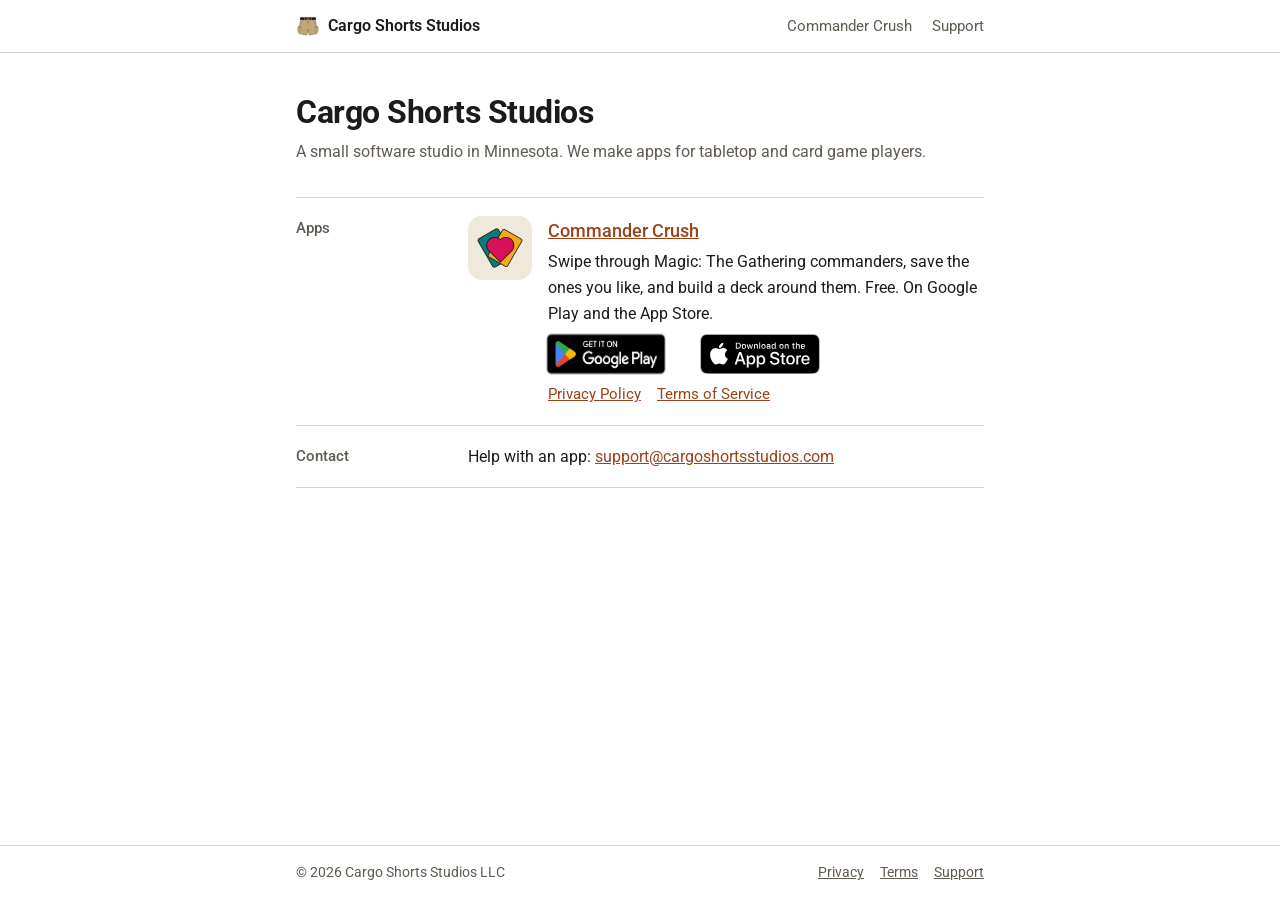
<file: index.html>
<!DOCTYPE html>
<html lang="en">
<head>
  <meta charset="UTF-8" />
  <meta name="viewport" content="width=device-width, initial-scale=1.0" />
  <title>Cargo Shorts Studios</title>
  <meta name="description" content="Cargo Shorts Studios LLC makes small apps for tabletop and card game players." />
  <link rel="canonical" href="https://cargoshortsstudios.com/" />
  <link rel="icon" href="/assets/icon.svg" type="image/svg+xml" />
  <link rel="preconnect" href="https://fonts.googleapis.com" />
  <link rel="preconnect" href="https://fonts.gstatic.com" crossorigin />
  <link rel="stylesheet" href="https://fonts.googleapis.com/css2?family=Roboto:ital,wght@0,400;0,500;0,700;1,400&display=swap" />
  <link rel="stylesheet" href="/style.css?v=3" />
</head>
<body>
  <header class="site-header">
    <div class="wrap">
      <a class="site-name" href="/"><img src="/assets/logo.svg" alt="" width="24" height="24" />Cargo Shorts Studios</a>
      <nav class="site-nav" aria-label="Primary">
        <a href="/commandercrush.html">Commander Crush</a>
        <a href="/support/">Support</a>
      </nav>
    </div>
  </header>
  <main>
    <div class="wrap">
      <h1>Cargo Shorts Studios</h1>
      <p class="lede">A small software studio in Minnesota. We make apps for tabletop and card game players.</p>

      <section class="sheet" aria-label="Studio">
        <h2>Apps</h2>
        <div>
          <div class="app-row">
            <img src="/assets/commander-crush-icon.png" alt="" width="64" height="64" />
            <div>
              <h3><a href="/commandercrush.html">Commander Crush</a></h3>
              <p>Swipe through Magic: The Gathering commanders, save the ones you like, and build a deck around them. Free. On Google Play and the App Store.</p>
              <div class="store-badges">
                <a href="https://play.google.com/store/apps/details?id=com.cargoshortsstudios.commandercrush"><img class="badge-play" src="/assets/google-play-badge.png" alt="Get it on Google Play" width="156" height="60" /></a>
                <a href="https://apps.apple.com/us/app/commander-crush/id6812471605"><img class="badge-appstore" src="/assets/app-store-badge.svg" alt="Download on the App Store" width="120" height="40" /></a>
              </div>
              <div class="links">
                <a href="/commandercrush/privacypolicy/">Privacy Policy</a>
                <a href="/commandercrush/tos/">Terms of Service</a>
              </div>
            </div>
          </div>
        </div>

        <h2>Contact</h2>
        <div>
          <p>Help with an app: <a href="mailto:support@cargoshortsstudios.com">support@cargoshortsstudios.com</a></p>
        </div>
      </section>
    </div>
  </main>
  <footer>
    <div class="wrap">
      <p>&copy; <span id="year"></span> Cargo Shorts Studios LLC</p>
      <nav aria-label="Footer">
        <a href="/commandercrush/privacypolicy/">Privacy</a>
        <a href="/commandercrush/tos/">Terms</a>
        <a href="/support/">Support</a>
      </nav>
    </div>
  </footer>
  <script>
    document.getElementById('year').textContent = new Date().getFullYear();
  </script>
</body>
</html>
</file>
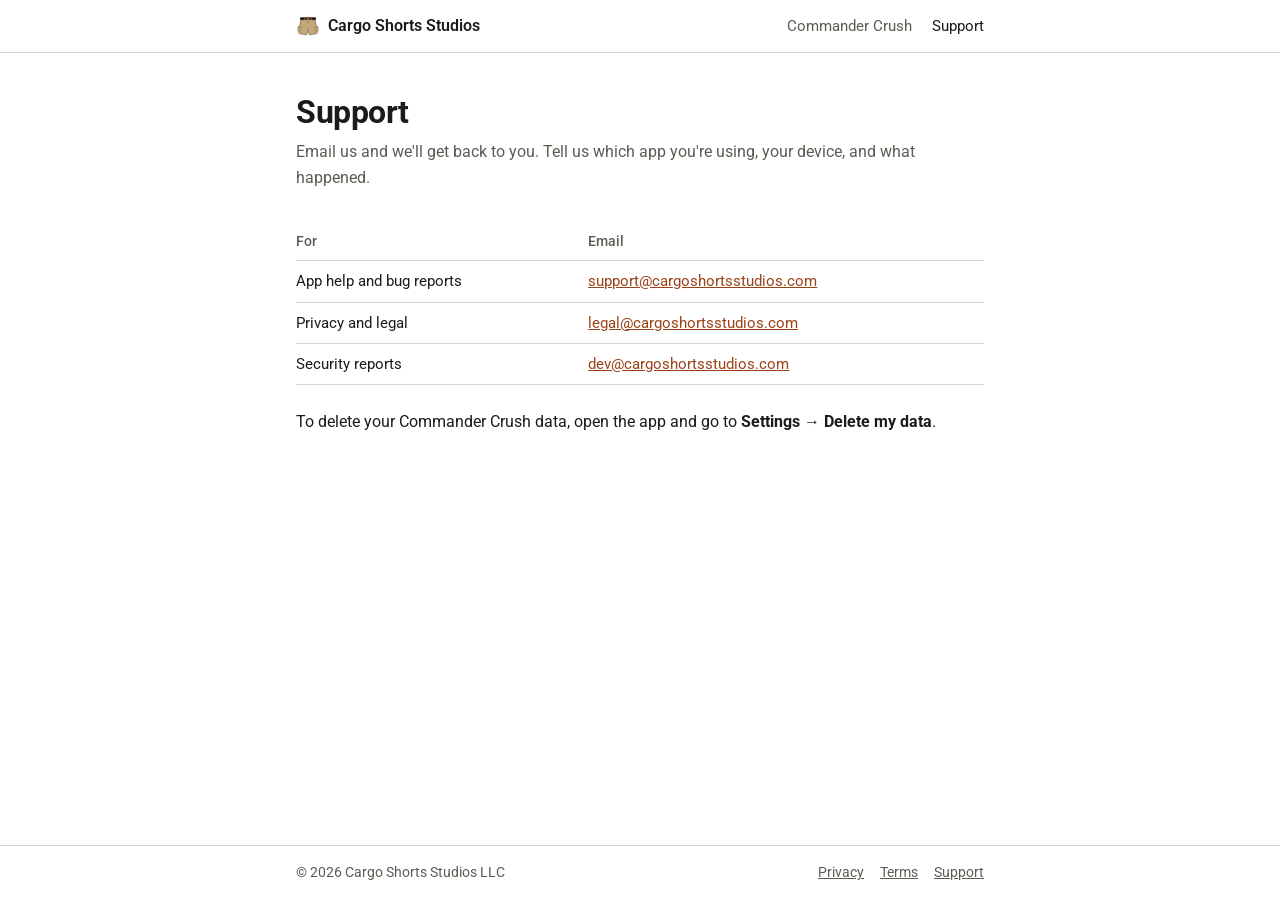
<file: support/index.html>
<!DOCTYPE html>
<html lang="en">
<head>
  <meta charset="UTF-8" />
  <meta name="viewport" content="width=device-width, initial-scale=1.0" />
  <title>Support — Cargo Shorts Studios</title>
  <meta name="description" content="Contact Cargo Shorts Studios for app support, legal questions, or security reports." />
  <link rel="canonical" href="https://cargoshortsstudios.com/support/" />
  <link rel="icon" href="/assets/icon.svg" type="image/svg+xml" />
  <link rel="preconnect" href="https://fonts.googleapis.com" />
  <link rel="preconnect" href="https://fonts.gstatic.com" crossorigin />
  <link rel="stylesheet" href="https://fonts.googleapis.com/css2?family=Roboto:ital,wght@0,400;0,500;0,700;1,400&display=swap" />
  <link rel="stylesheet" href="/style.css?v=3" />
</head>
<body>
  <header class="site-header">
    <div class="wrap">
      <a class="site-name" href="/"><img src="/assets/logo.svg" alt="" width="24" height="24" />Cargo Shorts Studios</a>
      <nav class="site-nav" aria-label="Primary">
        <a href="/commandercrush.html">Commander Crush</a>
        <a href="/support/" aria-current="page">Support</a>
      </nav>
    </div>
  </header>
  <main>
    <div class="wrap">
      <h1>Support</h1>
      <p class="lede">Email us and we'll get back to you. Tell us which app you're using, your device, and what happened.</p>

      <table>
        <thead>
          <tr><th scope="col">For</th><th scope="col">Email</th></tr>
        </thead>
        <tbody>
          <tr><td>App help and bug reports</td><td><a href="mailto:support@cargoshortsstudios.com">support@cargoshortsstudios.com</a></td></tr>
          <tr><td>Privacy and legal</td><td><a href="mailto:legal@cargoshortsstudios.com">legal@cargoshortsstudios.com</a></td></tr>
          <tr><td>Security reports</td><td><a href="mailto:dev@cargoshortsstudios.com">dev@cargoshortsstudios.com</a></td></tr>
        </tbody>
      </table>

      <p>To delete your Commander Crush data, open the app and go to <strong>Settings &rarr; Delete my data</strong>.</p>
    </div>
  </main>
  <footer>
    <div class="wrap">
      <p>&copy; <span id="year"></span> Cargo Shorts Studios LLC</p>
      <nav aria-label="Footer">
        <a href="/commandercrush/privacypolicy/">Privacy</a>
        <a href="/commandercrush/tos/">Terms</a>
        <a href="/support/">Support</a>
      </nav>
    </div>
  </footer>
  <script>
    document.getElementById('year').textContent = new Date().getFullYear();
  </script>
</body>
</html>
</file>
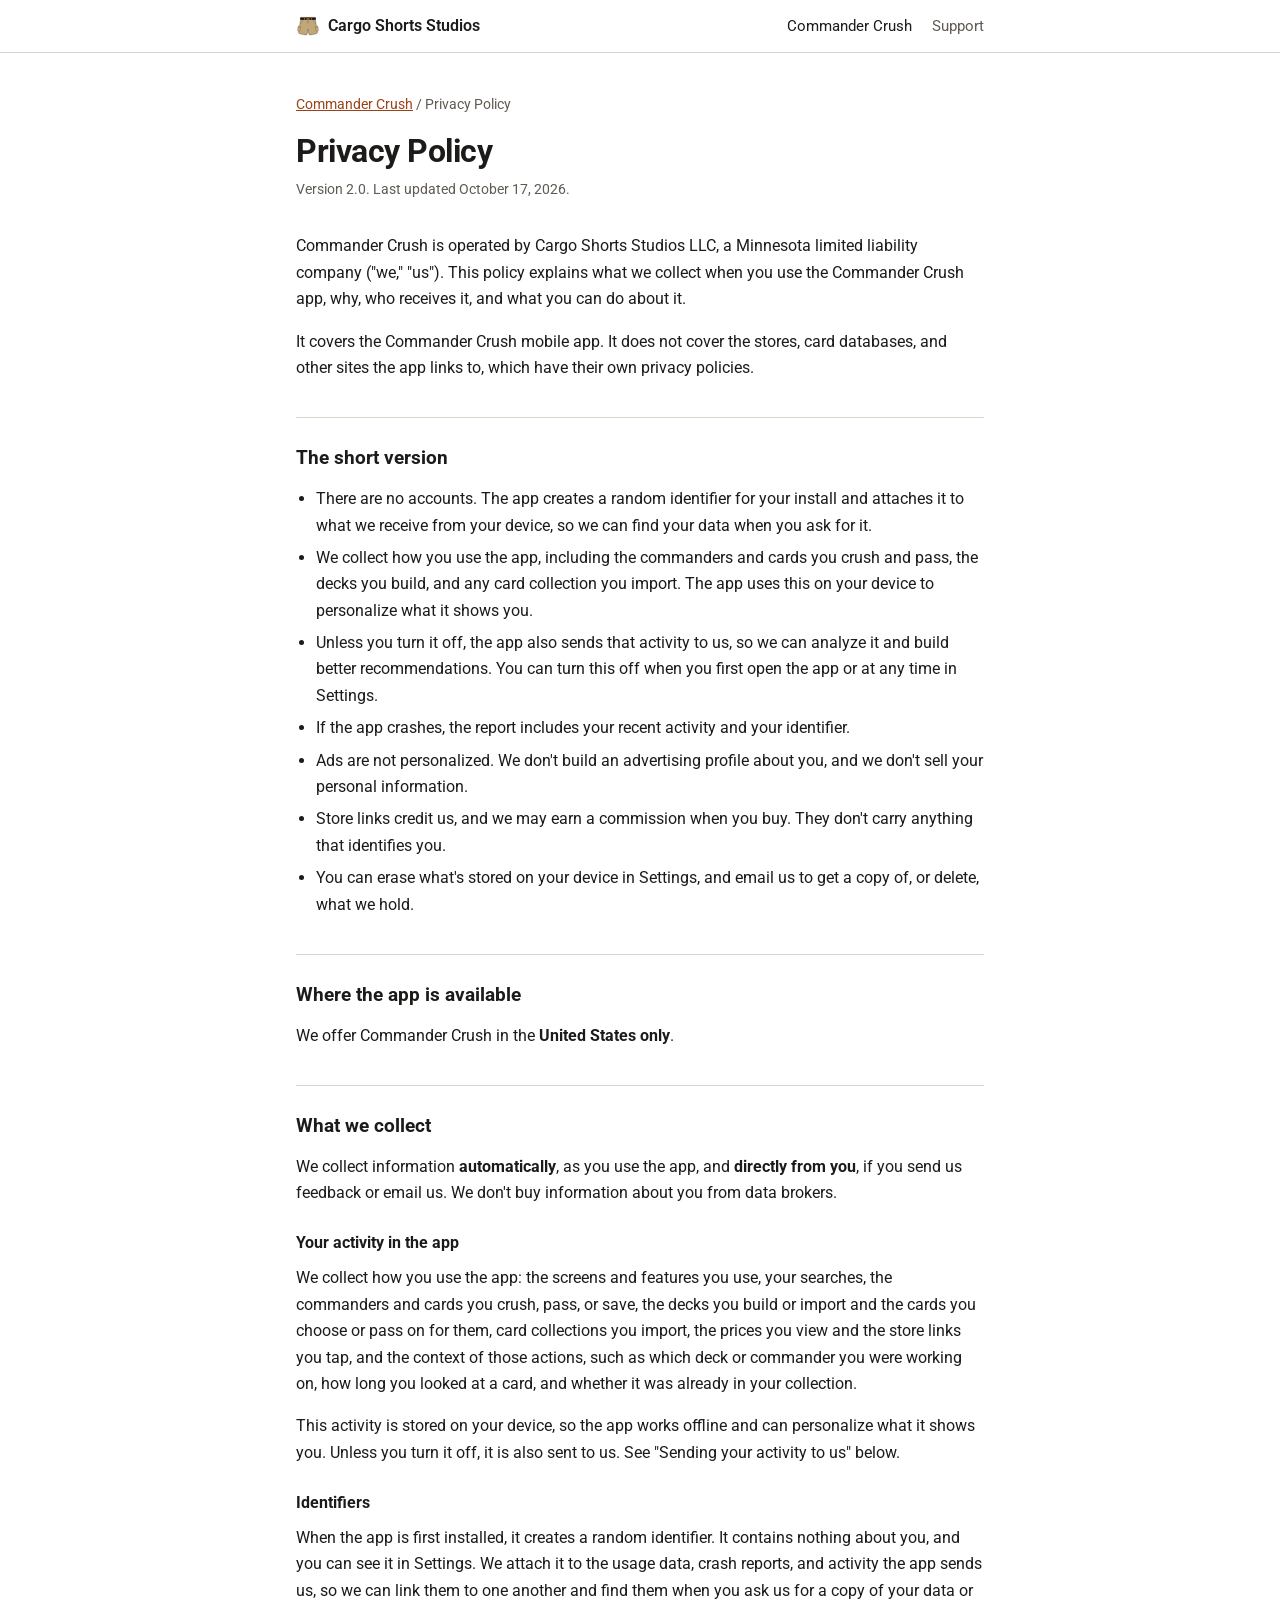
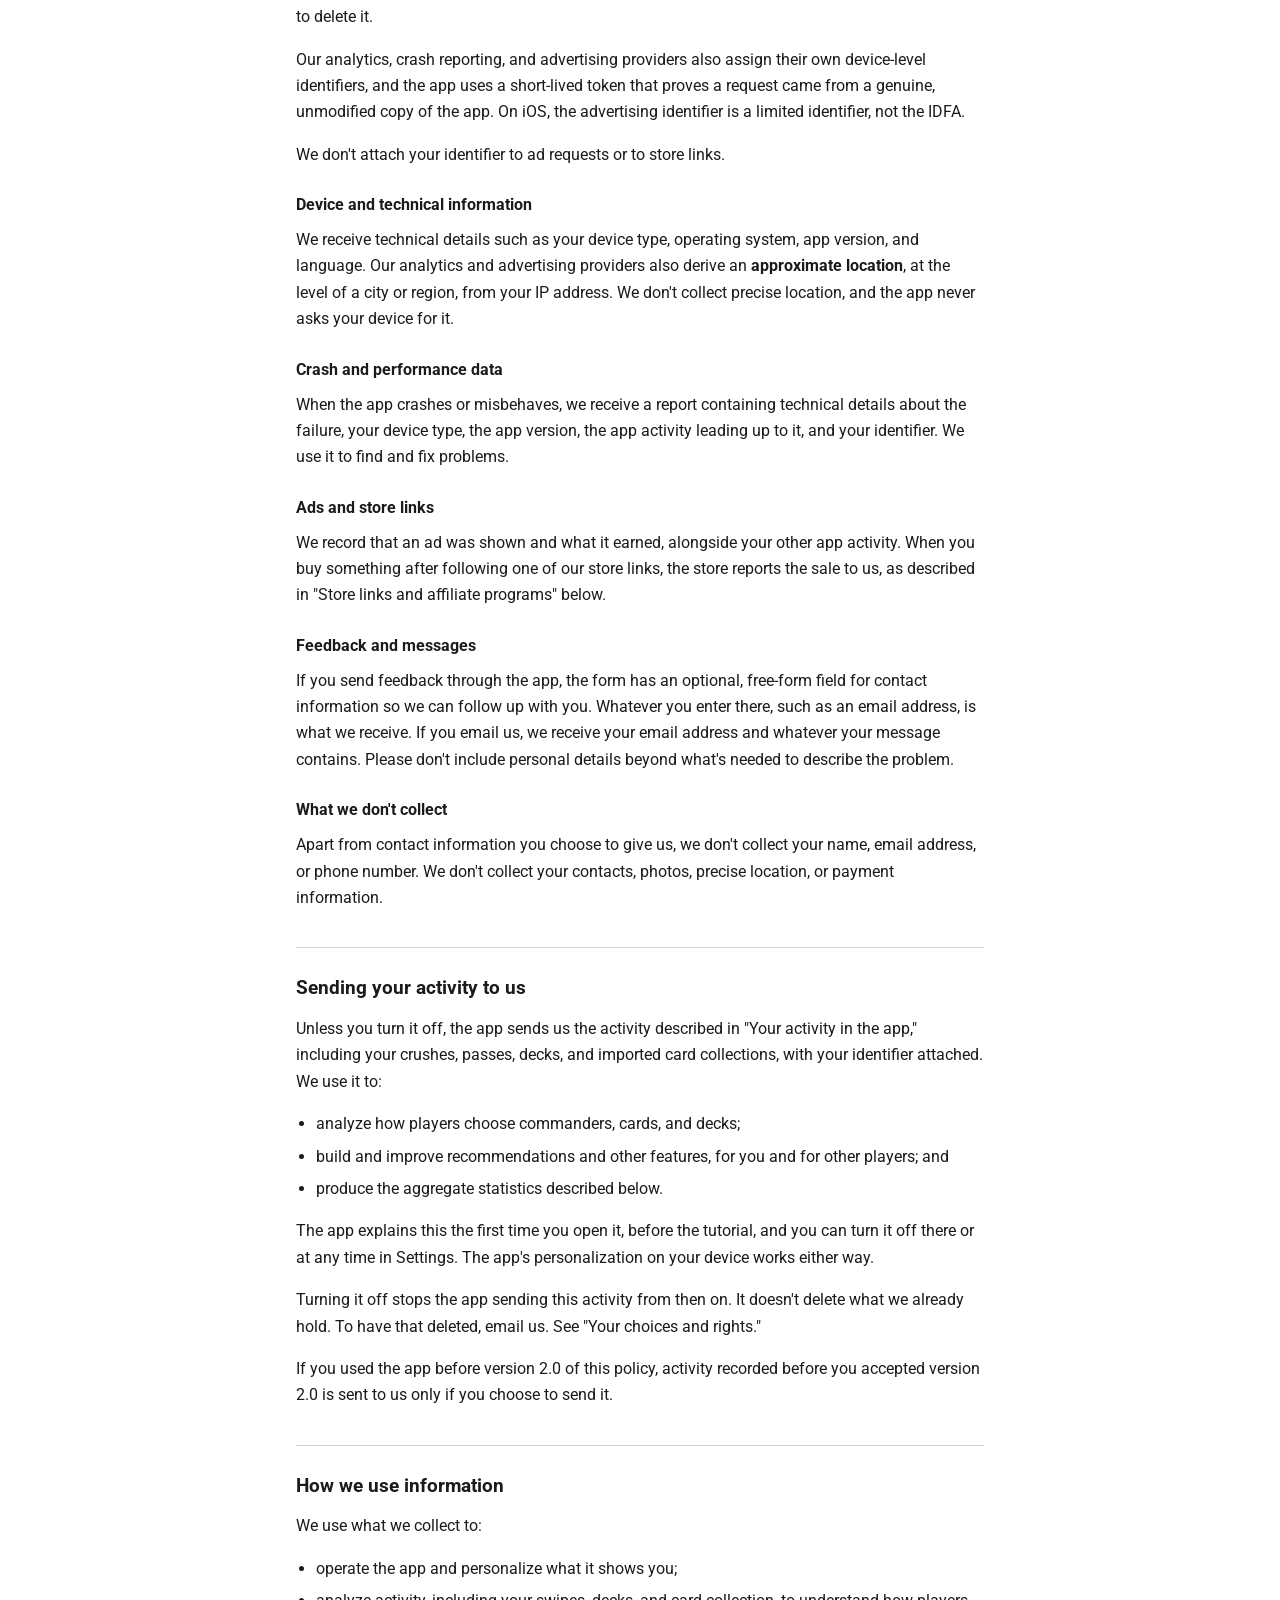
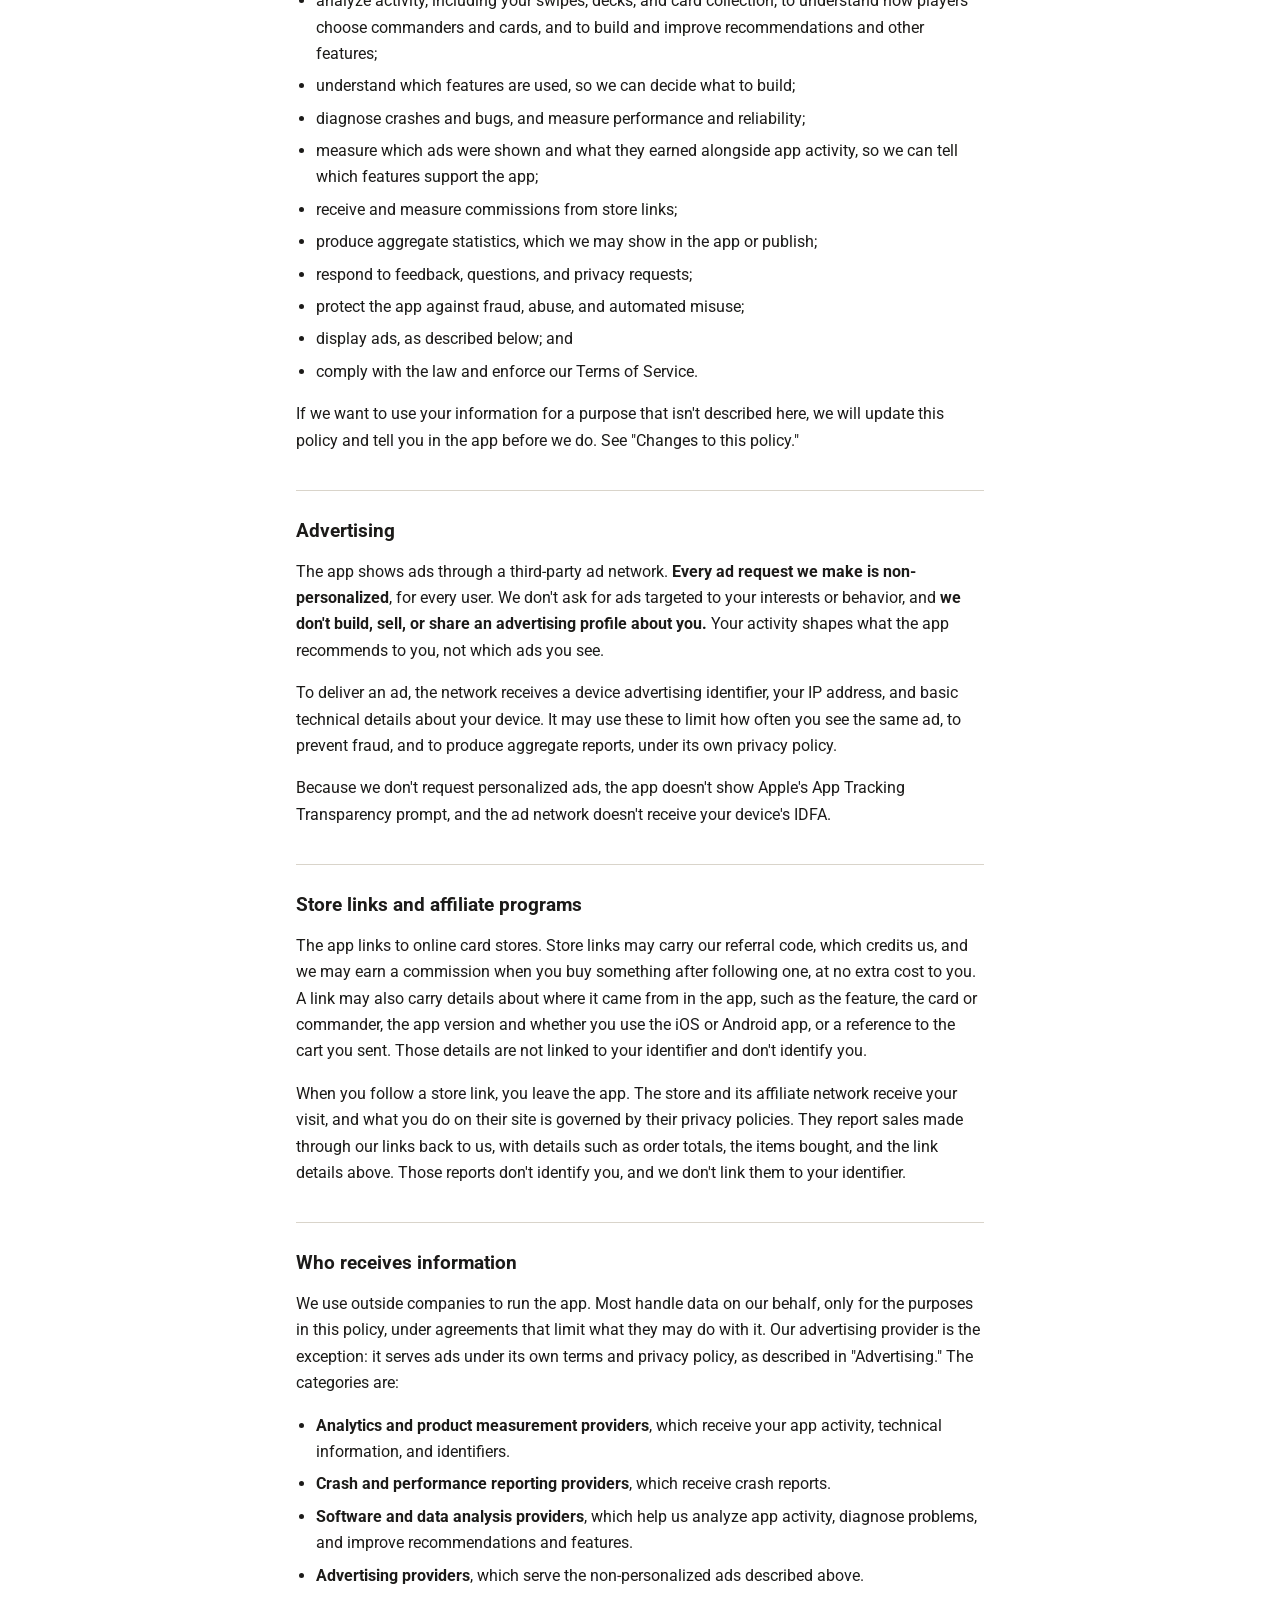
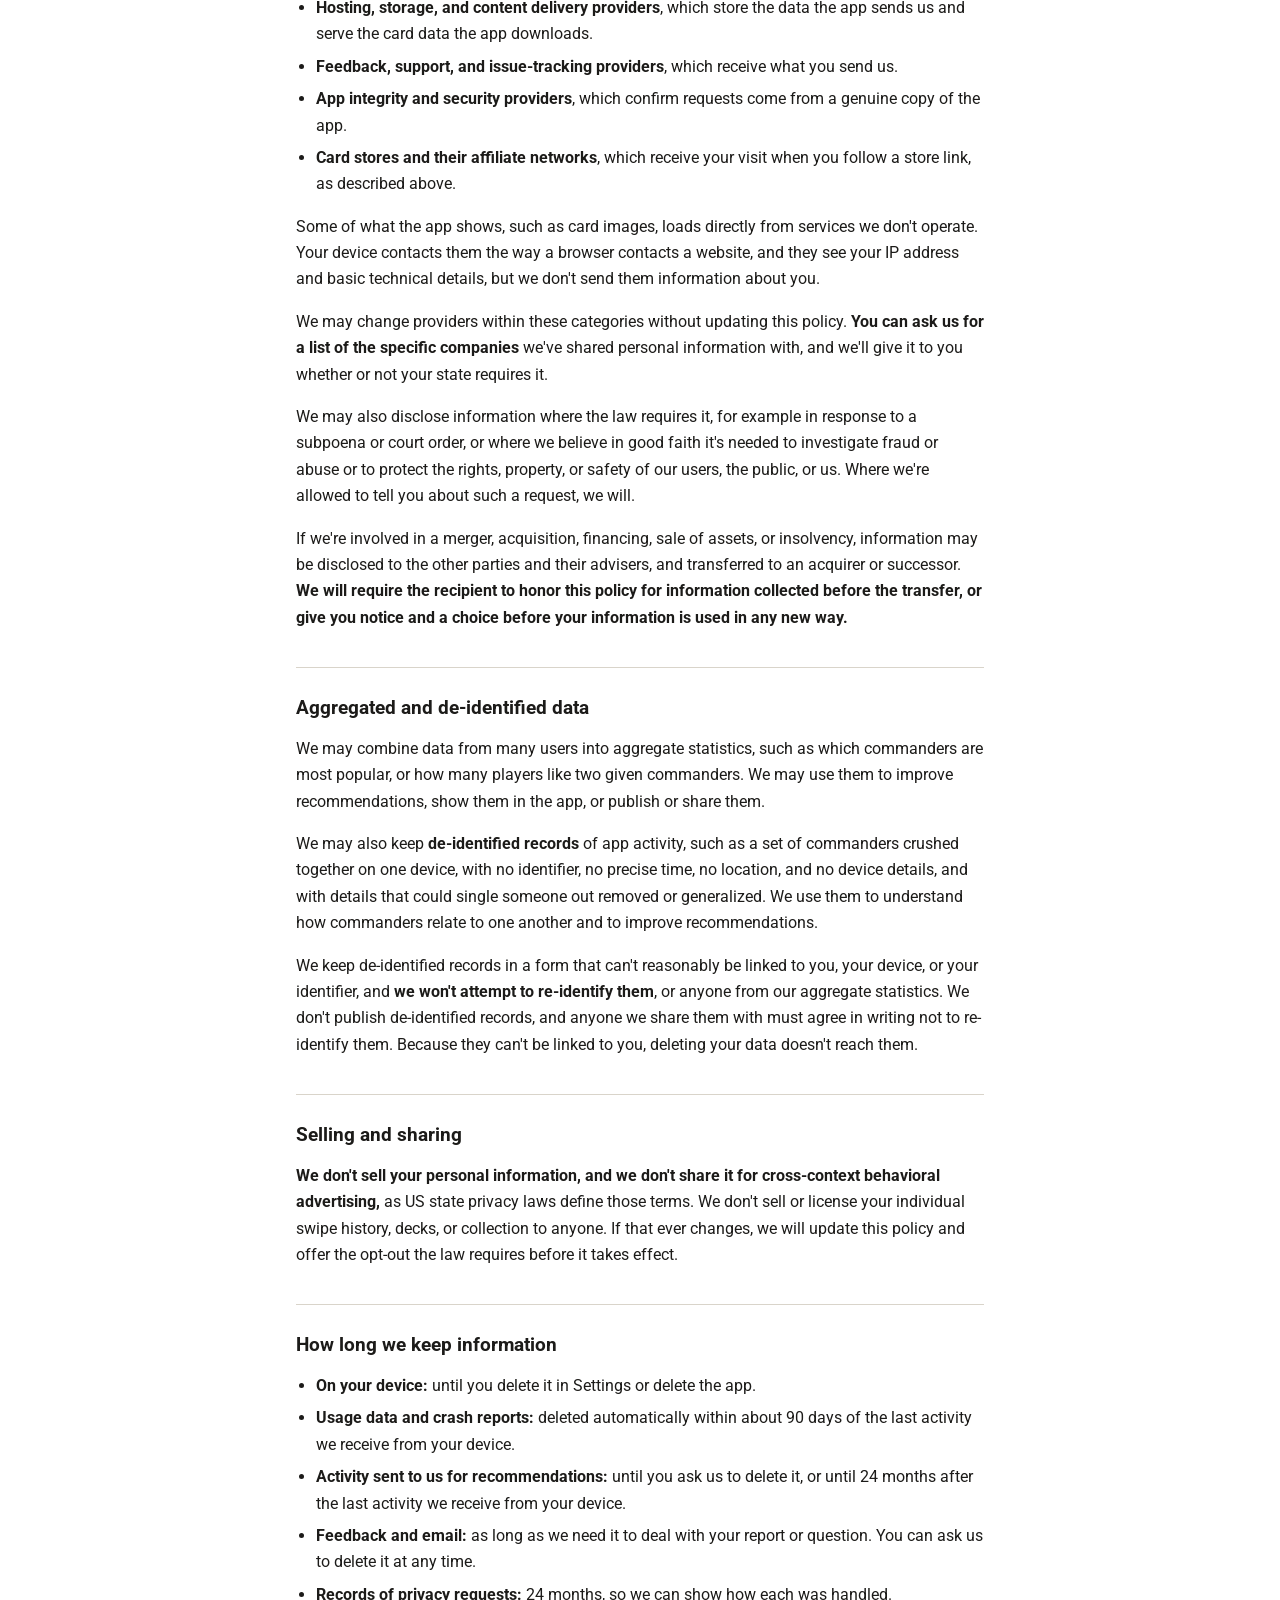
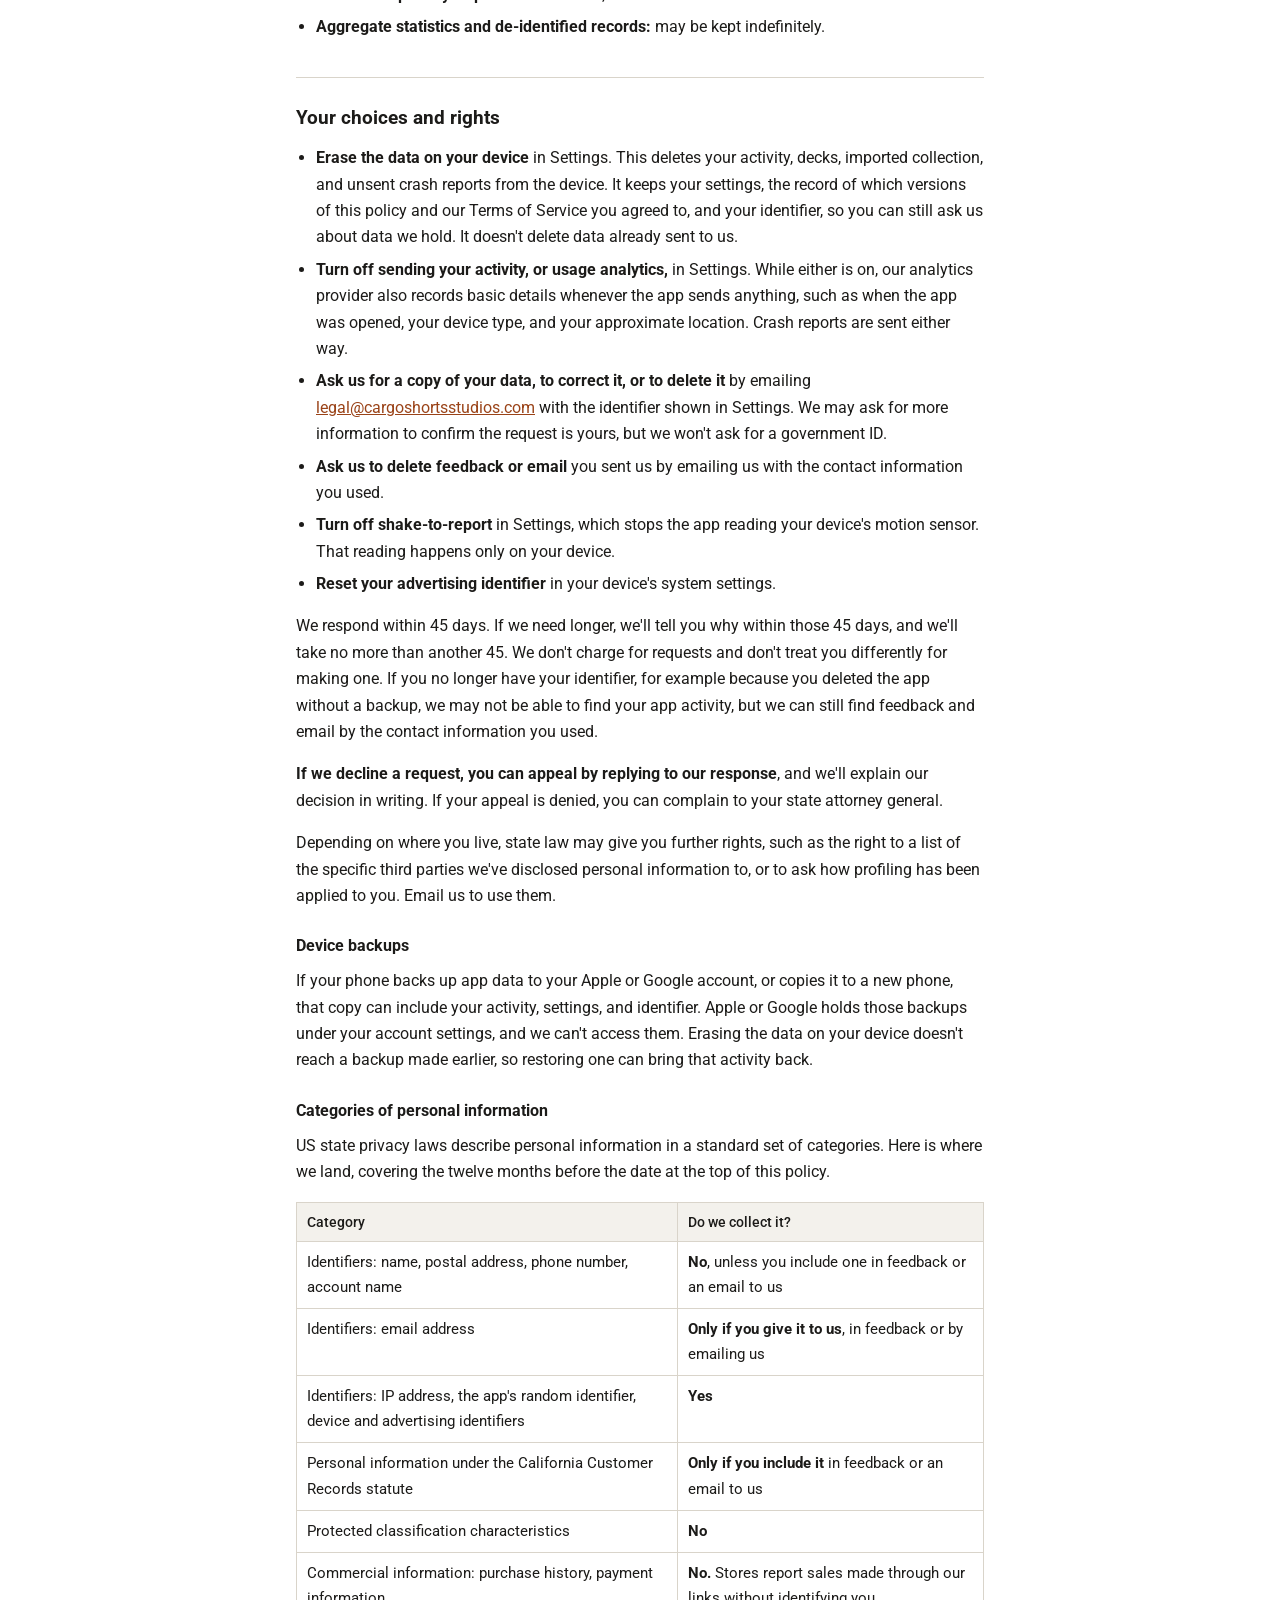
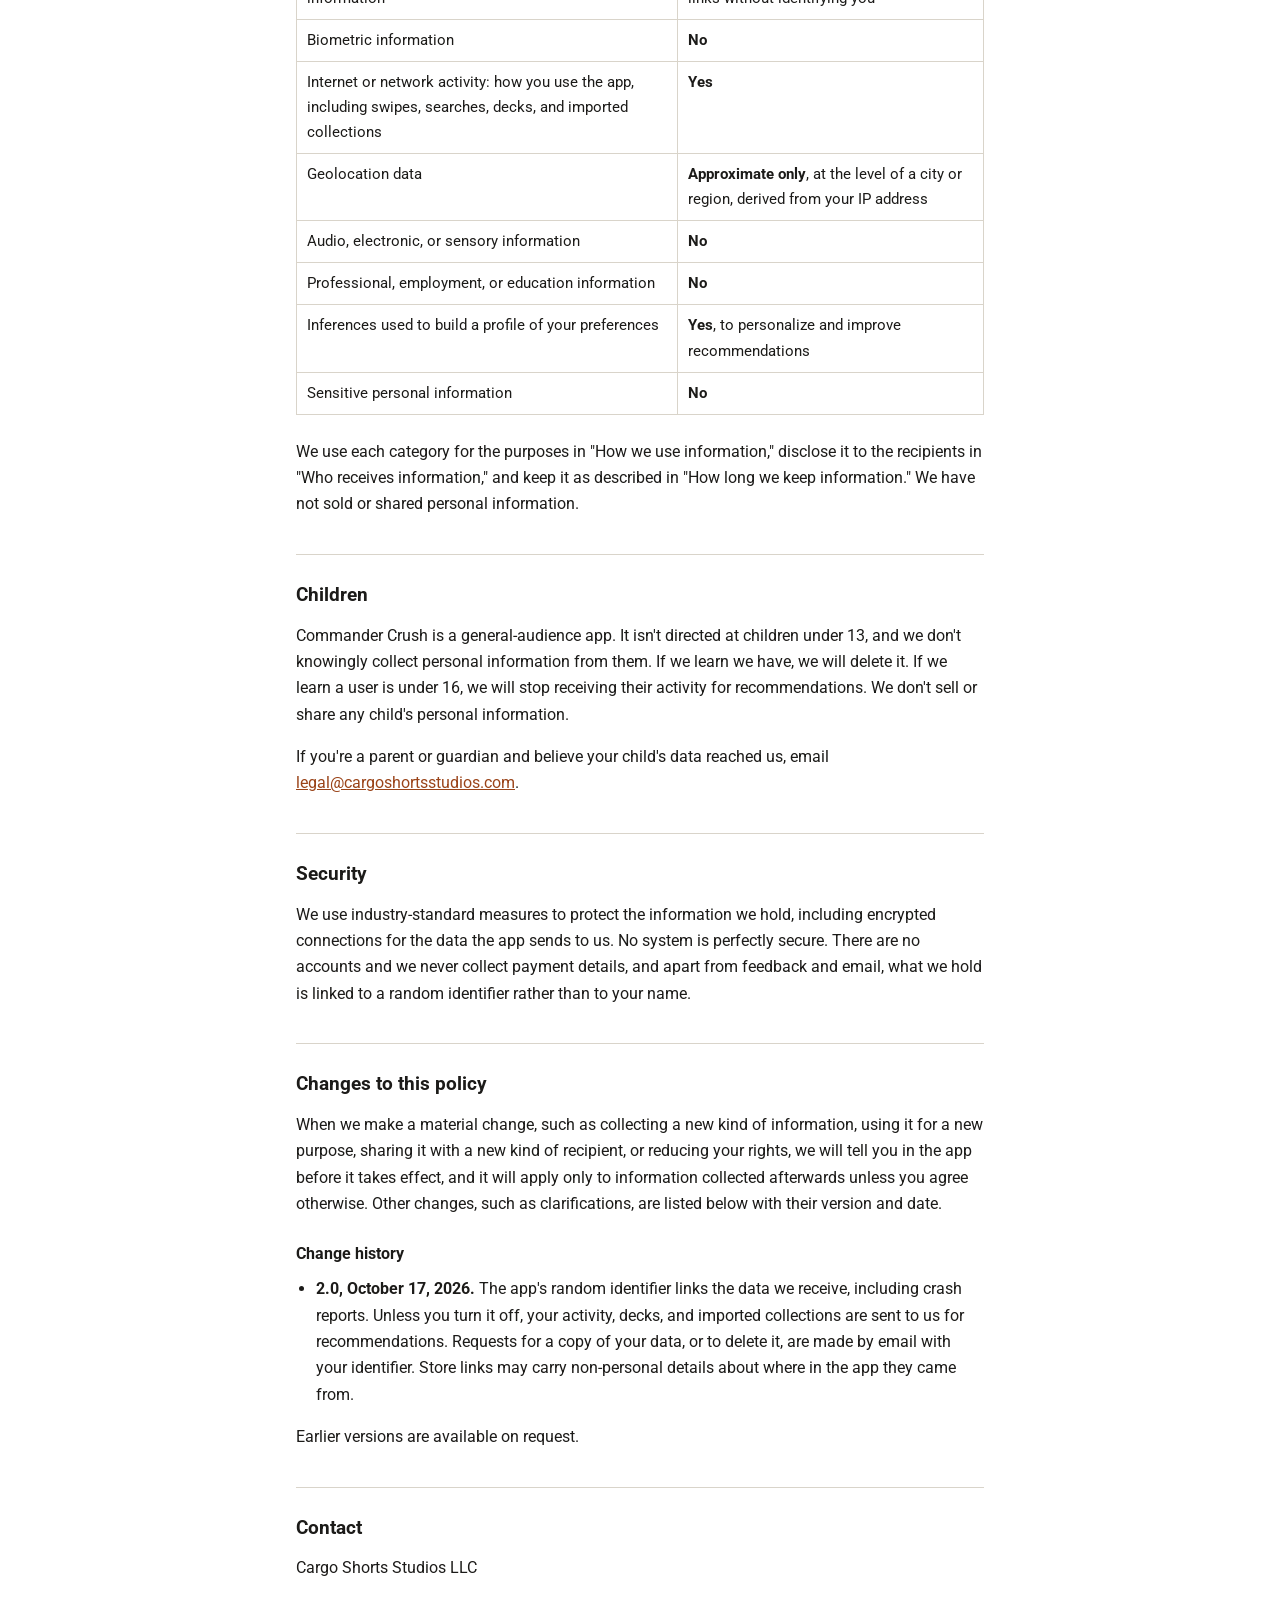
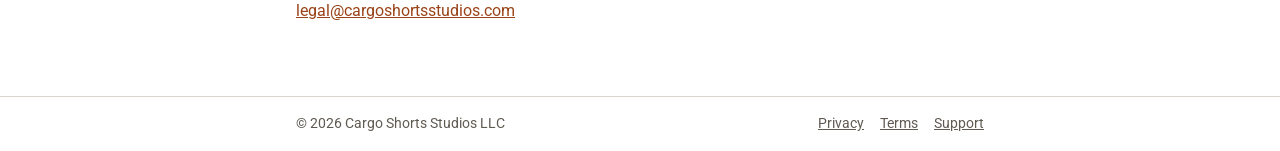
<file: commandercrush/privacypolicy/index.html>
<!DOCTYPE html>
<html lang="en">
<head>
  <meta charset="UTF-8" />
  <meta name="viewport" content="width=device-width, initial-scale=1.0" />
  <title>Privacy Policy — Commander Crush</title>
  <meta name="description" content="Privacy policy for Commander Crush, by Cargo Shorts Studios." />
  <link rel="canonical" href="https://cargoshortsstudios.com/commandercrush/privacypolicy/" />
  <meta name="document-version" content="2.0" />
  <link rel="icon" href="/assets/icon.svg" type="image/svg+xml" />
  <link rel="preconnect" href="https://fonts.googleapis.com" />
  <link rel="preconnect" href="https://fonts.gstatic.com" crossorigin />
  <link rel="stylesheet" href="https://fonts.googleapis.com/css2?family=Roboto:ital,wght@0,400;0,500;0,700;1,400&display=swap" />
  <link rel="stylesheet" href="/style.css" />
</head>
<body class="legal">
  <header class="site-header">
    <div class="wrap">
      <a class="site-name" href="/"><img src="/assets/logo.svg" alt="" width="24" height="24" />Cargo Shorts Studios</a>
      <nav class="site-nav" aria-label="Primary">
        <a href="/commandercrush.html" aria-current="page">Commander Crush</a>
        <a href="/support/">Support</a>
      </nav>
    </div>
  </header>
  <main>
    <div class="wrap">
      <p class="breadcrumb"><a href="/commandercrush.html">Commander Crush</a> / Privacy Policy</p>
      <h1>Privacy Policy</h1>
      <p class="meta">Version 2.0. Last updated October 17, 2026.</p>
    <article>
<p>Commander Crush is operated by Cargo Shorts Studios LLC, a Minnesota limited liability company ("we," "us"). This policy explains what we collect when you use the Commander Crush app, why, who receives it, and what you can do about it.</p>
<p>It covers the Commander Crush mobile app. It does not cover the stores, card databases, and other sites the app links to, which have their own privacy policies.</p>
<h2>The short version</h2>
<ul><li>There are no accounts. The app creates a random identifier for your install and attaches it to what we receive from your device, so we can find your data when you ask for it.</li><li>We collect how you use the app, including the commanders and cards you crush and pass, the decks you build, and any card collection you import. The app uses this on your device to personalize what it shows you.</li><li>Unless you turn it off, the app also sends that activity to us, so we can analyze it and build better recommendations. You can turn this off when you first open the app or at any time in Settings.</li><li>If the app crashes, the report includes your recent activity and your identifier.</li><li>Ads are not personalized. We don't build an advertising profile about you, and we don't sell your personal information.</li><li>Store links credit us, and we may earn a commission when you buy. They don't carry anything that identifies you.</li><li>You can erase what's stored on your device in Settings, and email us to get a copy of, or delete, what we hold.</li></ul>
<h2>Where the app is available</h2>
<p>We offer Commander Crush in the <strong>United States only</strong>.</p>
<h2>What we collect</h2>
<p>We collect information <strong>automatically</strong>, as you use the app, and <strong>directly from you</strong>, if you send us feedback or email us. We don't buy information about you from data brokers.</p>
<h3>Your activity in the app</h3>
<p>We collect how you use the app: the screens and features you use, your searches, the commanders and cards you crush, pass, or save, the decks you build or import and the cards you choose or pass on for them, card collections you import, the prices you view and the store links you tap, and the context of those actions, such as which deck or commander you were working on, how long you looked at a card, and whether it was already in your collection.</p>
<p>This activity is stored on your device, so the app works offline and can personalize what it shows you. Unless you turn it off, it is also sent to us. See "Sending your activity to us" below.</p>
<h3>Identifiers</h3>
<p>When the app is first installed, it creates a random identifier. It contains nothing about you, and you can see it in Settings. We attach it to the usage data, crash reports, and activity the app sends us, so we can link them to one another and find them when you ask us for a copy of your data or to delete it.</p>
<p>Our analytics, crash reporting, and advertising providers also assign their own device-level identifiers, and the app uses a short-lived token that proves a request came from a genuine, unmodified copy of the app. On iOS, the advertising identifier is a limited identifier, not the IDFA.</p>
<p>We don't attach your identifier to ad requests or to store links.</p>
<h3>Device and technical information</h3>
<p>We receive technical details such as your device type, operating system, app version, and language. Our analytics and advertising providers also derive an <strong>approximate location</strong>, at the level of a city or region, from your IP address. We don't collect precise location, and the app never asks your device for it.</p>
<h3>Crash and performance data</h3>
<p>When the app crashes or misbehaves, we receive a report containing technical details about the failure, your device type, the app version, the app activity leading up to it, and your identifier. We use it to find and fix problems.</p>
<h3>Ads and store links</h3>
<p>We record that an ad was shown and what it earned, alongside your other app activity. When you buy something after following one of our store links, the store reports the sale to us, as described in "Store links and affiliate programs" below.</p>
<h3>Feedback and messages</h3>
<p>If you send feedback through the app, the form has an optional, free-form field for contact information so we can follow up with you. Whatever you enter there, such as an email address, is what we receive. If you email us, we receive your email address and whatever your message contains. Please don't include personal details beyond what's needed to describe the problem.</p>
<h3>What we don't collect</h3>
<p>Apart from contact information you choose to give us, we don't collect your name, email address, or phone number. We don't collect your contacts, photos, precise location, or payment information.</p>
<h2>Sending your activity to us</h2>
<p>Unless you turn it off, the app sends us the activity described in "Your activity in the app," including your crushes, passes, decks, and imported card collections, with your identifier attached. We use it to:</p>
<ul><li>analyze how players choose commanders, cards, and decks;</li><li>build and improve recommendations and other features, for you and for other players; and</li><li>produce the aggregate statistics described below.</li></ul>
<p>The app explains this the first time you open it, before the tutorial, and you can turn it off there or at any time in Settings. The app's personalization on your device works either way.</p>
<p>Turning it off stops the app sending this activity from then on. It doesn't delete what we already hold. To have that deleted, email us. See "Your choices and rights."</p>
<p>If you used the app before version 2.0 of this policy, activity recorded before you accepted version 2.0 is sent to us only if you choose to send it.</p>
<h2>How we use information</h2>
<p>We use what we collect to:</p>
<ul><li>operate the app and personalize what it shows you;</li><li>analyze activity, including your swipes, decks, and card collection, to understand how players choose commanders and cards, and to build and improve recommendations and other features;</li><li>understand which features are used, so we can decide what to build;</li><li>diagnose crashes and bugs, and measure performance and reliability;</li><li>measure which ads were shown and what they earned alongside app activity, so we can tell which features support the app;</li><li>receive and measure commissions from store links;</li><li>produce aggregate statistics, which we may show in the app or publish;</li><li>respond to feedback, questions, and privacy requests;</li><li>protect the app against fraud, abuse, and automated misuse;</li><li>display ads, as described below; and</li><li>comply with the law and enforce our Terms of Service.</li></ul>
<p>If we want to use your information for a purpose that isn't described here, we will update this policy and tell you in the app before we do. See "Changes to this policy."</p>
<h2>Advertising</h2>
<p>The app shows ads through a third-party ad network. <strong>Every ad request we make is non-personalized</strong>, for every user. We don't ask for ads targeted to your interests or behavior, and <strong>we don't build, sell, or share an advertising profile about you.</strong> Your activity shapes what the app recommends to you, not which ads you see.</p>
<p>To deliver an ad, the network receives a device advertising identifier, your IP address, and basic technical details about your device. It may use these to limit how often you see the same ad, to prevent fraud, and to produce aggregate reports, under its own privacy policy.</p>
<p>Because we don't request personalized ads, the app doesn't show Apple's App Tracking Transparency prompt, and the ad network doesn't receive your device's IDFA.</p>
<h2>Store links and affiliate programs</h2>
<p>The app links to online card stores. Store links may carry our referral code, which credits us, and we may earn a commission when you buy something after following one, at no extra cost to you. A link may also carry details about where it came from in the app, such as the feature, the card or commander, the app version and whether you use the iOS or Android app, or a reference to the cart you sent. Those details are not linked to your identifier and don't identify you.</p>
<p>When you follow a store link, you leave the app. The store and its affiliate network receive your visit, and what you do on their site is governed by their privacy policies. They report sales made through our links back to us, with details such as order totals, the items bought, and the link details above. Those reports don't identify you, and we don't link them to your identifier.</p>
<h2>Who receives information</h2>
<p>We use outside companies to run the app. Most handle data on our behalf, only for the purposes in this policy, under agreements that limit what they may do with it. Our advertising provider is the exception: it serves ads under its own terms and privacy policy, as described in "Advertising." The categories are:</p>
<ul><li><strong>Analytics and product measurement providers</strong>, which receive your app activity, technical information, and identifiers.</li><li><strong>Crash and performance reporting providers</strong>, which receive crash reports.</li><li><strong>Software and data analysis providers</strong>, which help us analyze app activity, diagnose problems, and improve recommendations and features.</li><li><strong>Advertising providers</strong>, which serve the non-personalized ads described above.</li><li><strong>Hosting, storage, and content delivery providers</strong>, which store the data the app sends us and serve the card data the app downloads.</li><li><strong>Feedback, support, and issue-tracking providers</strong>, which receive what you send us.</li><li><strong>App integrity and security providers</strong>, which confirm requests come from a genuine copy of the app.</li><li><strong>Card stores and their affiliate networks</strong>, which receive your visit when you follow a store link, as described above.</li></ul>
<p>Some of what the app shows, such as card images, loads directly from services we don't operate. Your device contacts them the way a browser contacts a website, and they see your IP address and basic technical details, but we don't send them information about you.</p>
<p>We may change providers within these categories without updating this policy. <strong>You can ask us for a list of the specific companies</strong> we've shared personal information with, and we'll give it to you whether or not your state requires it.</p>
<p>We may also disclose information where the law requires it, for example in response to a subpoena or court order, or where we believe in good faith it's needed to investigate fraud or abuse or to protect the rights, property, or safety of our users, the public, or us. Where we're allowed to tell you about such a request, we will.</p>
<p>If we're involved in a merger, acquisition, financing, sale of assets, or insolvency, information may be disclosed to the other parties and their advisers, and transferred to an acquirer or successor. <strong>We will require the recipient to honor this policy for information collected before the transfer, or give you notice and a choice before your information is used in any new way.</strong></p>
<h2>Aggregated and de-identified data</h2>
<p>We may combine data from many users into aggregate statistics, such as which commanders are most popular, or how many players like two given commanders. We may use them to improve recommendations, show them in the app, or publish or share them.</p>
<p>We may also keep <strong>de-identified records</strong> of app activity, such as a set of commanders crushed together on one device, with no identifier, no precise time, no location, and no device details, and with details that could single someone out removed or generalized. We use them to understand how commanders relate to one another and to improve recommendations.</p>
<p>We keep de-identified records in a form that can't reasonably be linked to you, your device, or your identifier, and <strong>we won't attempt to re-identify them</strong>, or anyone from our aggregate statistics. We don't publish de-identified records, and anyone we share them with must agree in writing not to re-identify them. Because they can't be linked to you, deleting your data doesn't reach them.</p>
<h2>Selling and sharing</h2>
<p><strong>We don't sell your personal information, and we don't share it for cross-context behavioral advertising,</strong> as US state privacy laws define those terms. We don't sell or license your individual swipe history, decks, or collection to anyone. If that ever changes, we will update this policy and offer the opt-out the law requires before it takes effect.</p>
<h2>How long we keep information</h2>
<ul><li><strong>On your device:</strong> until you delete it in Settings or delete the app.</li><li><strong>Usage data and crash reports:</strong> deleted automatically within about 90 days of the last activity we receive from your device.</li><li><strong>Activity sent to us for recommendations:</strong> until you ask us to delete it, or until 24 months after the last activity we receive from your device.</li><li><strong>Feedback and email:</strong> as long as we need it to deal with your report or question. You can ask us to delete it at any time.</li><li><strong>Records of privacy requests:</strong> 24 months, so we can show how each was handled.</li><li><strong>Aggregate statistics and de-identified records:</strong> may be kept indefinitely.</li></ul>
<h2>Your choices and rights</h2>
<ul><li><strong>Erase the data on your device</strong> in Settings. This deletes your activity, decks, imported collection, and unsent crash reports from the device. It keeps your settings, the record of which versions of this policy and our Terms of Service you agreed to, and your identifier, so you can still ask us about data we hold. It doesn't delete data already sent to us.</li><li><strong>Turn off sending your activity, or usage analytics,</strong> in Settings. While either is on, our analytics provider also records basic details whenever the app sends anything, such as when the app was opened, your device type, and your approximate location. Crash reports are sent either way.</li><li><strong>Ask us for a copy of your data, to correct it, or to delete it</strong> by emailing <a href="mailto:legal@cargoshortsstudios.com">legal@cargoshortsstudios.com</a> with the identifier shown in Settings. We may ask for more information to confirm the request is yours, but we won't ask for a government ID.</li><li><strong>Ask us to delete feedback or email</strong> you sent us by emailing us with the contact information you used.</li><li><strong>Turn off shake-to-report</strong> in Settings, which stops the app reading your device's motion sensor. That reading happens only on your device.</li><li><strong>Reset your advertising identifier</strong> in your device's system settings.</li></ul>
<p>We respond within 45 days. If we need longer, we'll tell you why within those 45 days, and we'll take no more than another 45. We don't charge for requests and don't treat you differently for making one. If you no longer have your identifier, for example because you deleted the app without a backup, we may not be able to find your app activity, but we can still find feedback and email by the contact information you used.</p>
<p><strong>If we decline a request, you can appeal by replying to our response</strong>, and we'll explain our decision in writing. If your appeal is denied, you can complain to your state attorney general.</p>
<p>Depending on where you live, state law may give you further rights, such as the right to a list of the specific third parties we've disclosed personal information to, or to ask how profiling has been applied to you. Email us to use them.</p>
<h3>Device backups</h3>
<p>If your phone backs up app data to your Apple or Google account, or copies it to a new phone, that copy can include your activity, settings, and identifier. Apple or Google holds those backups under your account settings, and we can't access them. Erasing the data on your device doesn't reach a backup made earlier, so restoring one can bring that activity back.</p>
<h3>Categories of personal information</h3>
<p>US state privacy laws describe personal information in a standard set of categories. Here is where we land, covering the twelve months before the date at the top of this policy.</p>
<table>
<thead><tr><th>Category</th><th>Do we collect it?</th></tr></thead>
<tbody>
<tr><td>Identifiers: name, postal address, phone number, account name</td><td><strong>No</strong>, unless you include one in feedback or an email to us</td></tr>
<tr><td>Identifiers: email address</td><td><strong>Only if you give it to us</strong>, in feedback or by emailing us</td></tr>
<tr><td>Identifiers: IP address, the app's random identifier, device and advertising identifiers</td><td><strong>Yes</strong></td></tr>
<tr><td>Personal information under the California Customer Records statute</td><td><strong>Only if you include it</strong> in feedback or an email to us</td></tr>
<tr><td>Protected classification characteristics</td><td><strong>No</strong></td></tr>
<tr><td>Commercial information: purchase history, payment information</td><td><strong>No.</strong> Stores report sales made through our links without identifying you</td></tr>
<tr><td>Biometric information</td><td><strong>No</strong></td></tr>
<tr><td>Internet or network activity: how you use the app, including swipes, searches, decks, and imported collections</td><td><strong>Yes</strong></td></tr>
<tr><td>Geolocation data</td><td><strong>Approximate only</strong>, at the level of a city or region, derived from your IP address</td></tr>
<tr><td>Audio, electronic, or sensory information</td><td><strong>No</strong></td></tr>
<tr><td>Professional, employment, or education information</td><td><strong>No</strong></td></tr>
<tr><td>Inferences used to build a profile of your preferences</td><td><strong>Yes</strong>, to personalize and improve recommendations</td></tr>
<tr><td>Sensitive personal information</td><td><strong>No</strong></td></tr>
</tbody></table>
<p>We use each category for the purposes in "How we use information," disclose it to the recipients in "Who receives information," and keep it as described in "How long we keep information." We have not sold or shared personal information.</p>
<h2>Children</h2>
<p>Commander Crush is a general-audience app. It isn't directed at children under 13, and we don't knowingly collect personal information from them. If we learn we have, we will delete it. If we learn a user is under 16, we will stop receiving their activity for recommendations. We don't sell or share any child's personal information.</p>
<p>If you're a parent or guardian and believe your child's data reached us, email <a href="mailto:legal@cargoshortsstudios.com">legal@cargoshortsstudios.com</a>.</p>
<h2>Security</h2>
<p>We use industry-standard measures to protect the information we hold, including encrypted connections for the data the app sends to us. No system is perfectly secure. There are no accounts and we never collect payment details, and apart from feedback and email, what we hold is linked to a random identifier rather than to your name.</p>
<h2>Changes to this policy</h2>
<p>When we make a material change, such as collecting a new kind of information, using it for a new purpose, sharing it with a new kind of recipient, or reducing your rights, we will tell you in the app before it takes effect, and it will apply only to information collected afterwards unless you agree otherwise. Other changes, such as clarifications, are listed below with their version and date.</p>
<h3>Change history</h3>
<ul><li><strong>2.0, October 17, 2026.</strong> The app's random identifier links the data we receive, including crash reports. Unless you turn it off, your activity, decks, and imported collections are sent to us for recommendations. Requests for a copy of your data, or to delete it, are made by email with your identifier. Store links may carry non-personal details about where in the app they came from.</li></ul>
<p>Earlier versions are available on request.</p>
<h2>Contact</h2>
<p>Cargo Shorts Studios LLC</p>
<p><a href="mailto:legal@cargoshortsstudios.com">legal@cargoshortsstudios.com</a></p>
    </article>
    </div>
  </main>
  <footer>
    <div class="wrap">
      <p>&copy; <span id="year"></span> Cargo Shorts Studios LLC</p>
      <nav aria-label="Footer">
        <a href="/commandercrush/privacypolicy/">Privacy</a>
        <a href="/commandercrush/tos/">Terms</a>
        <a href="/support/">Support</a>
      </nav>
    </div>
  </footer>
  <script>
    document.getElementById('year').textContent = new Date().getFullYear();
  </script>
</body>
</html>
</file>
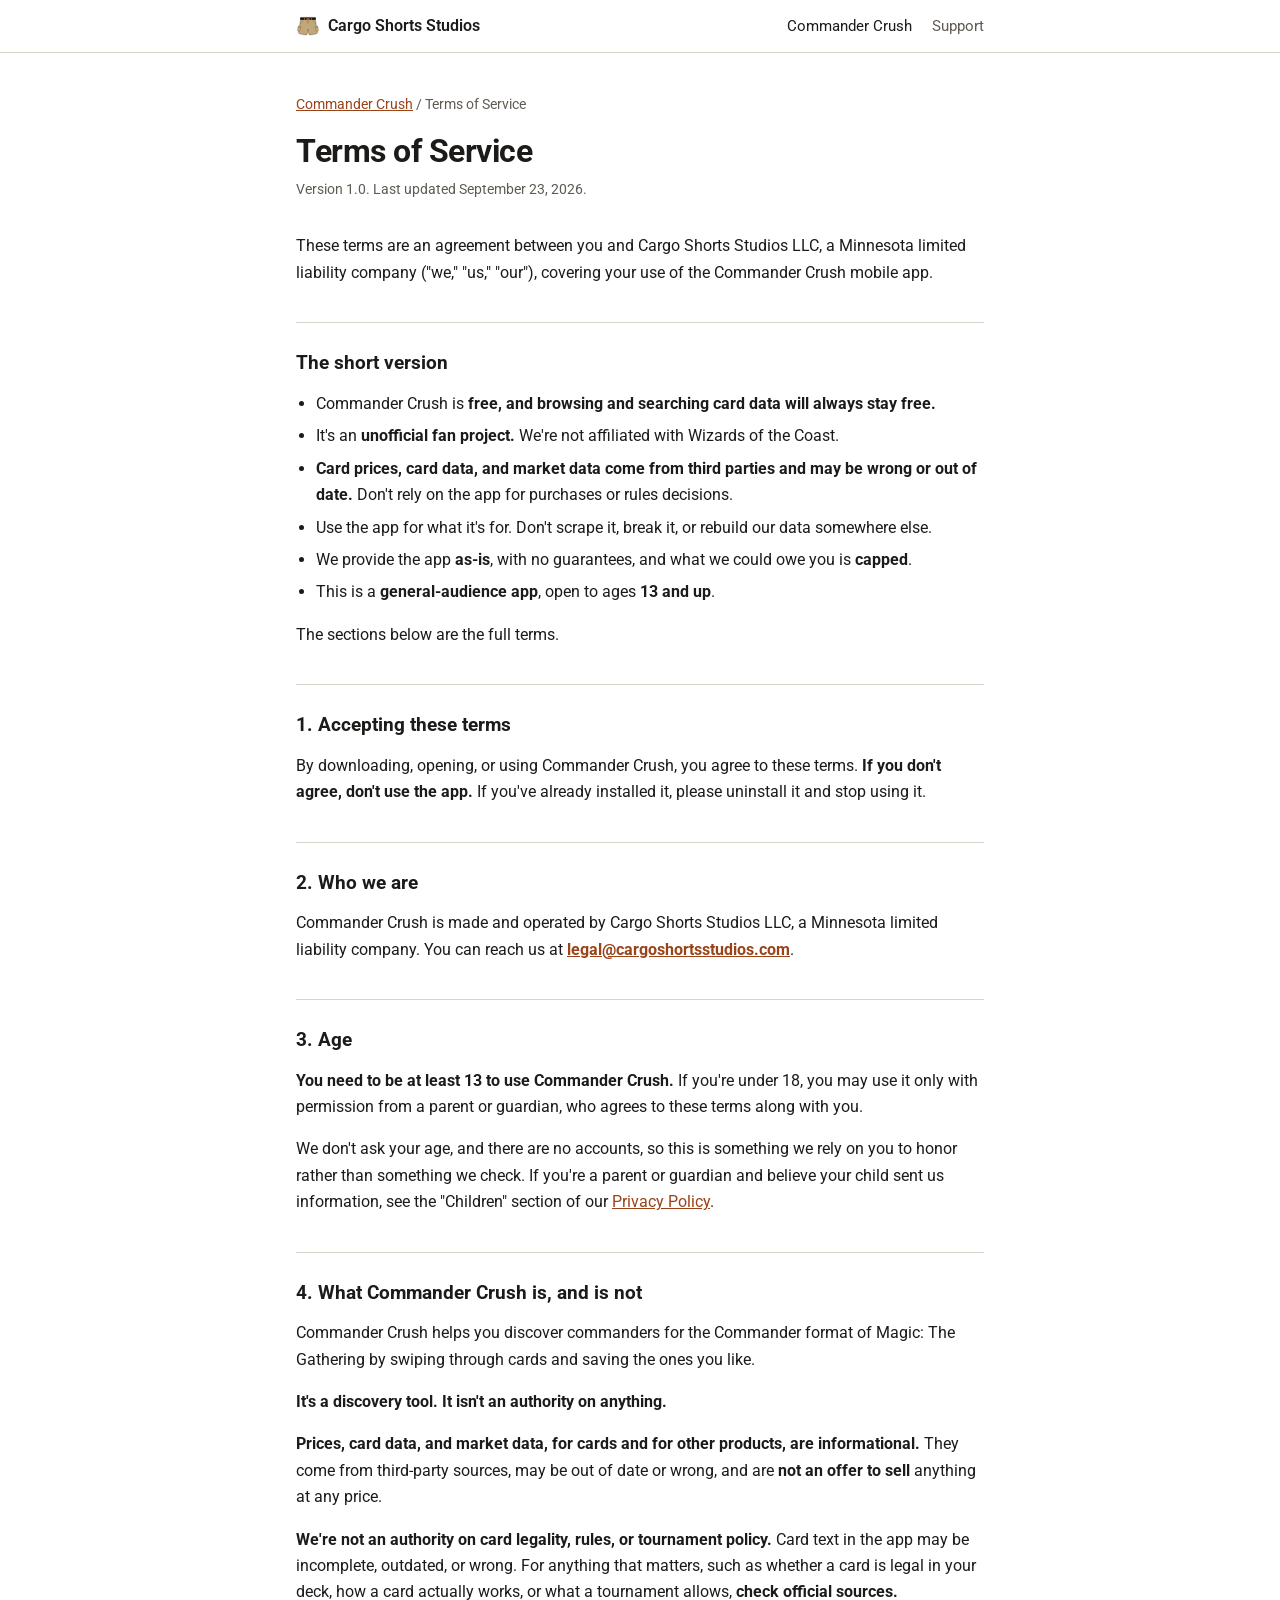
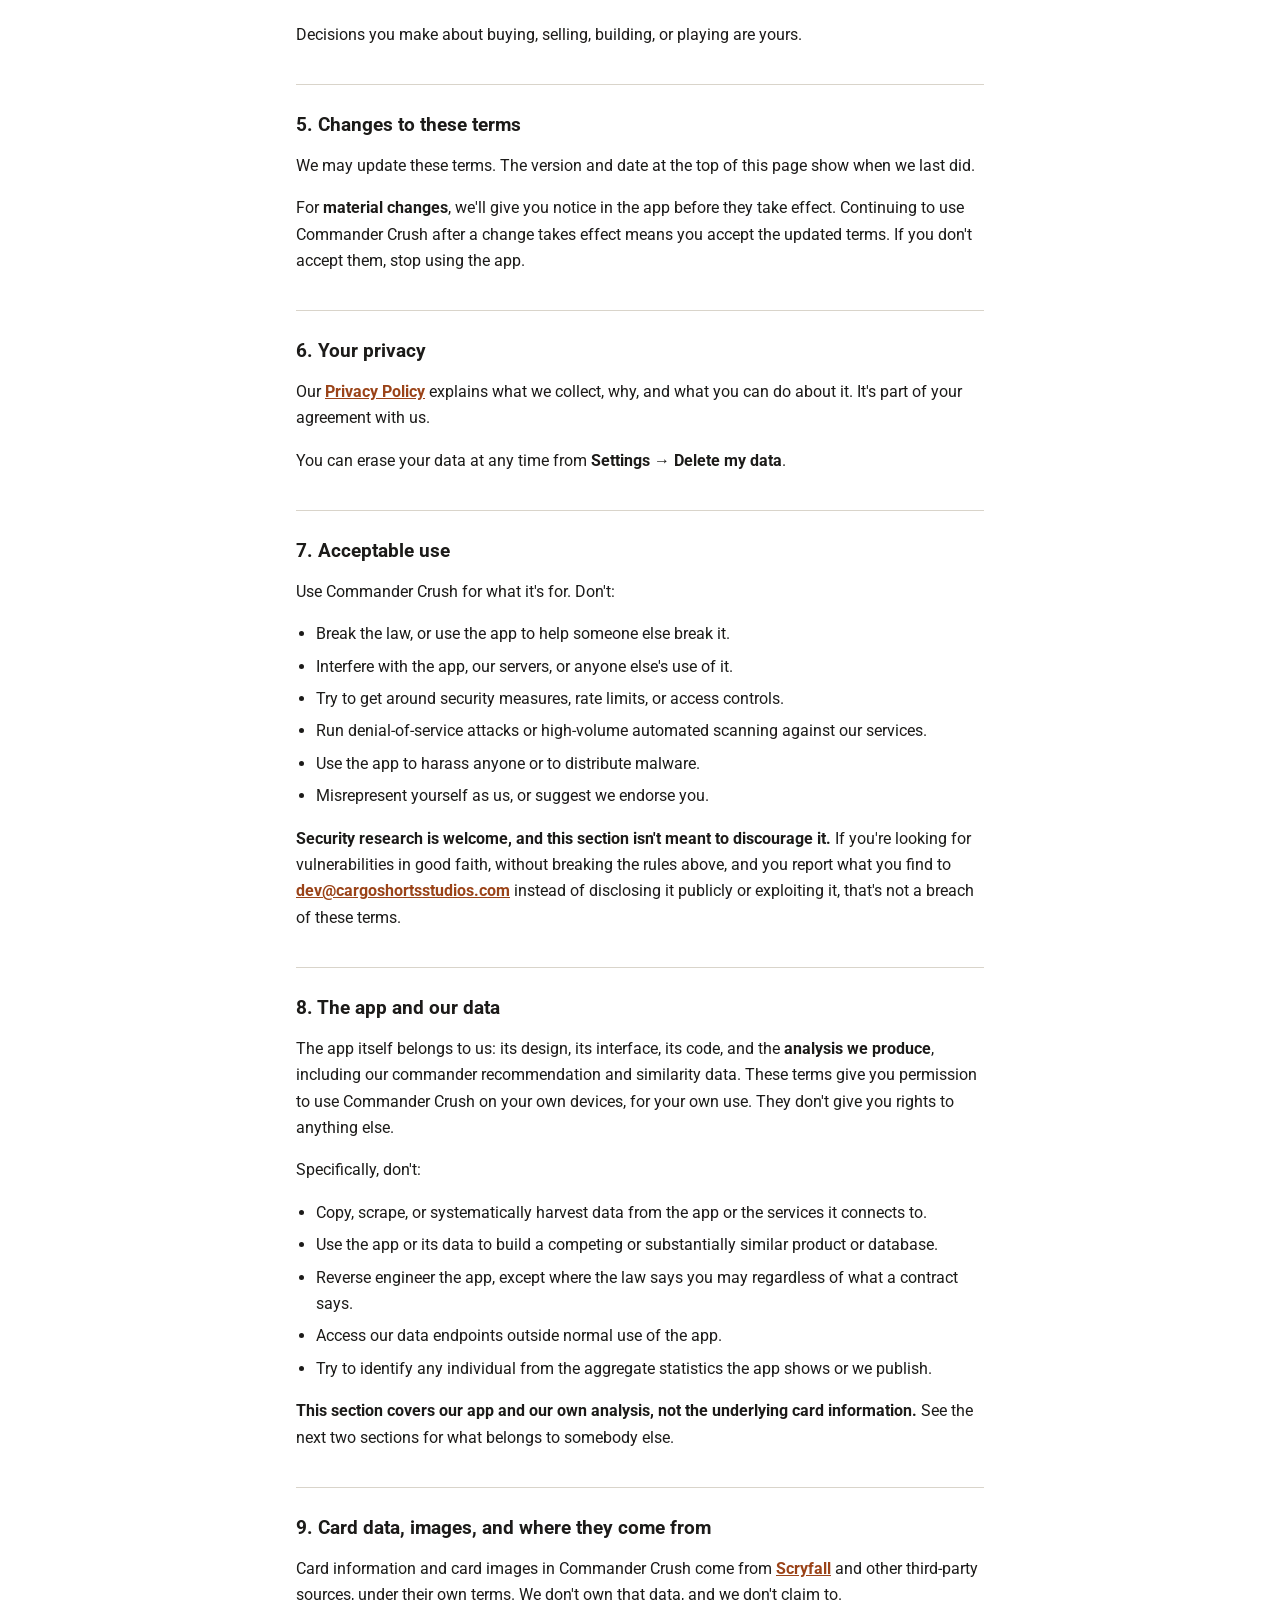
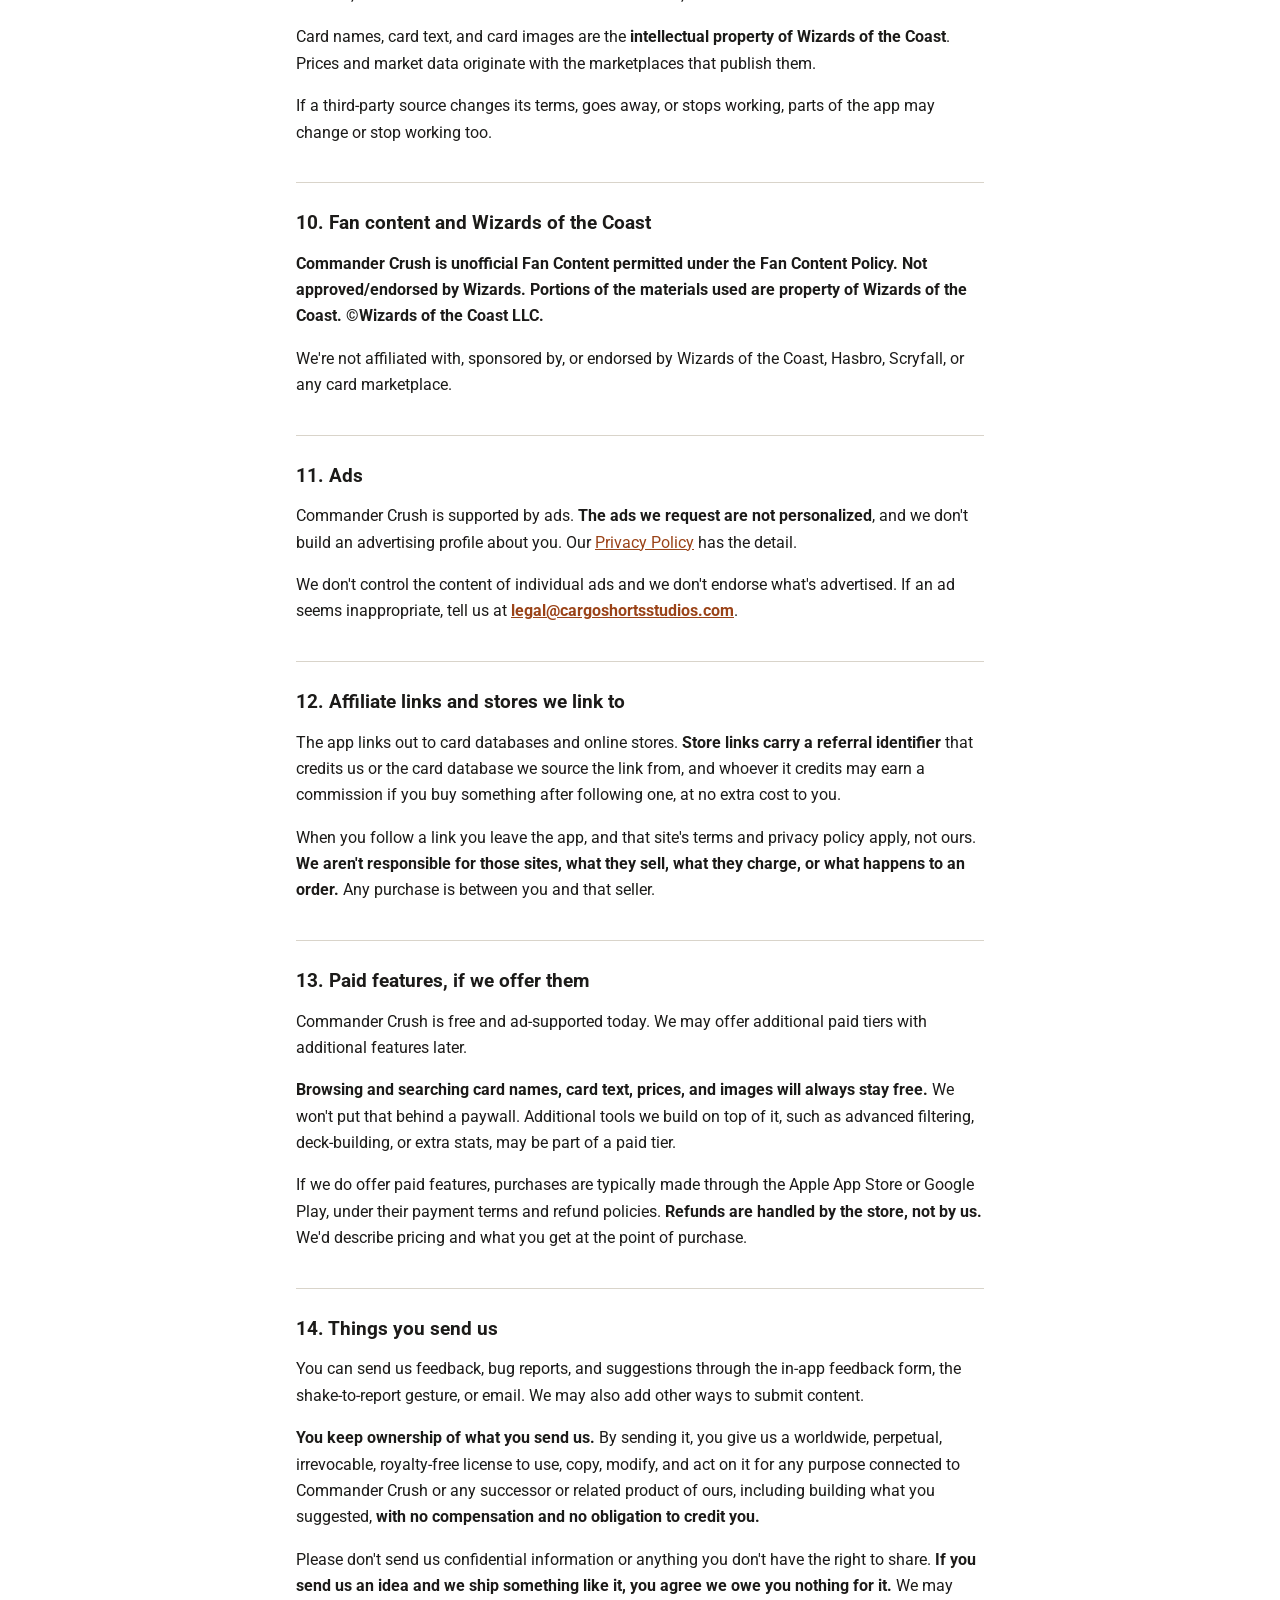
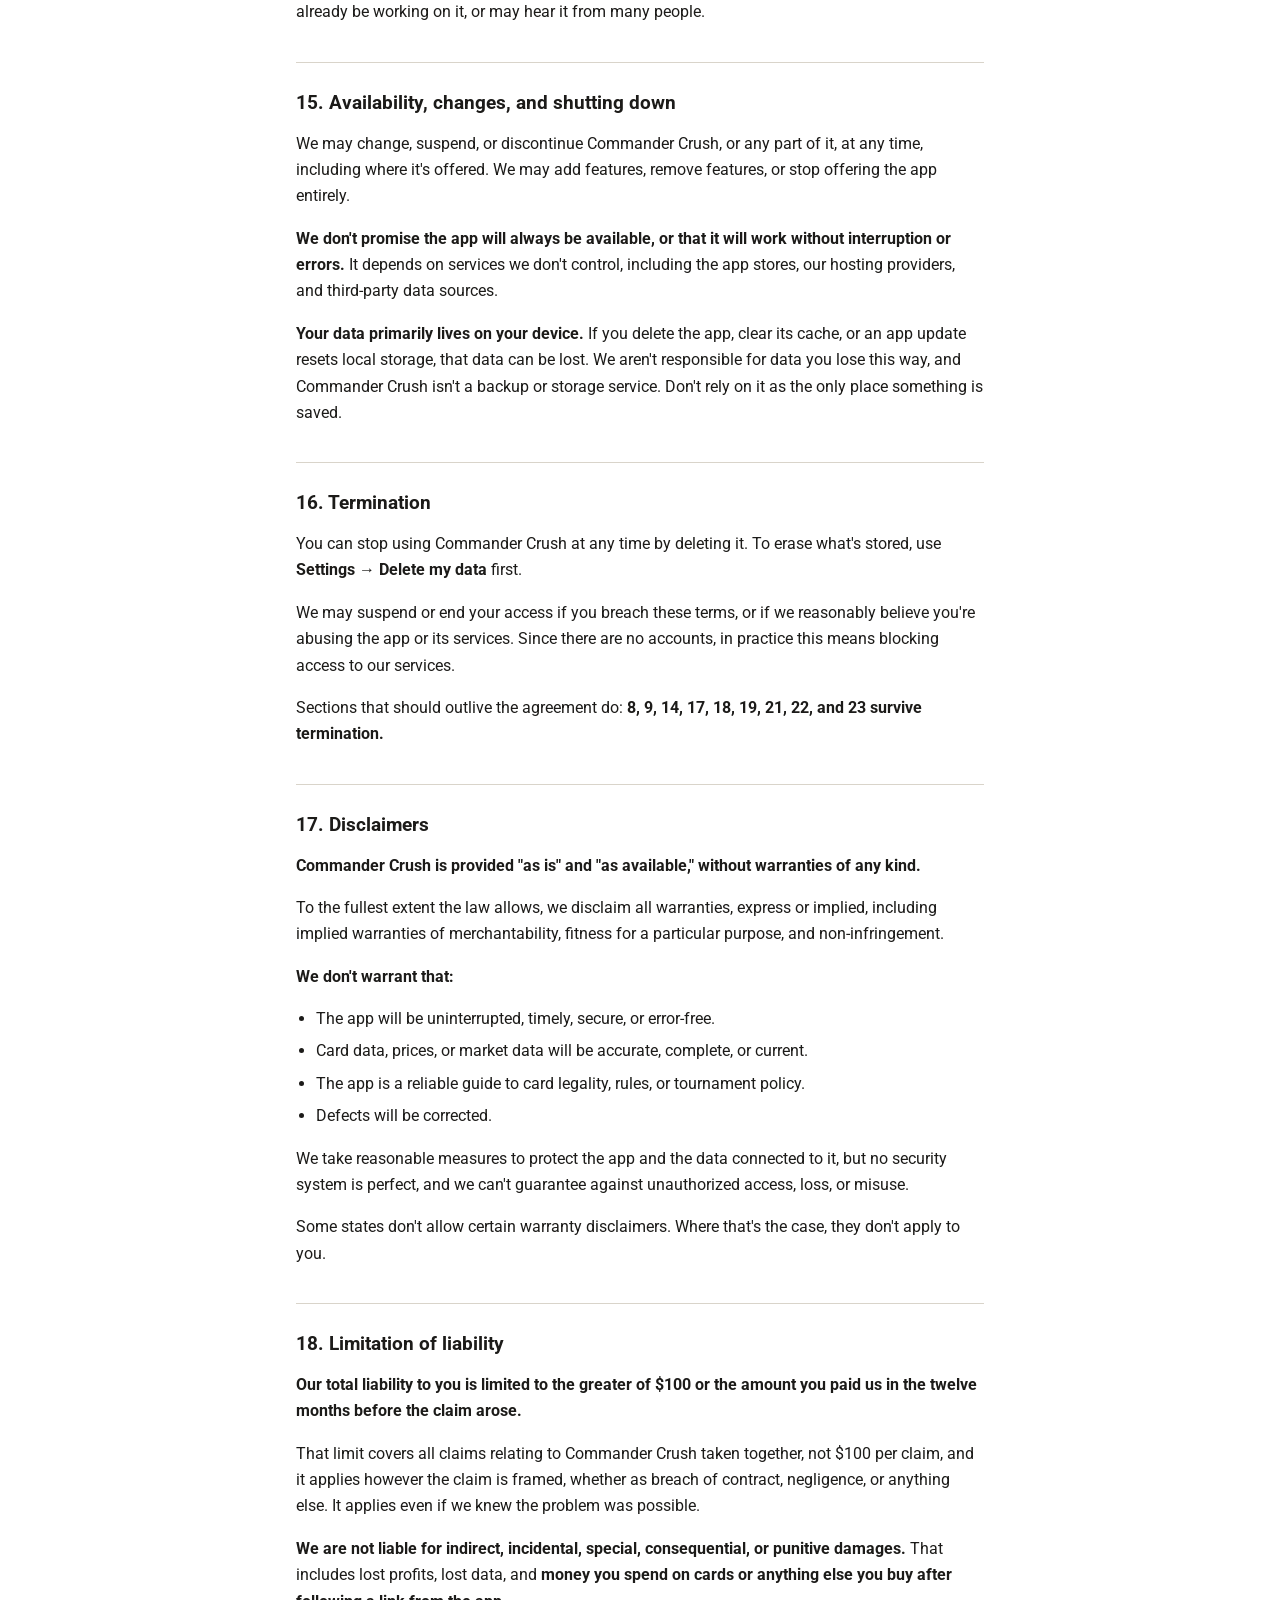
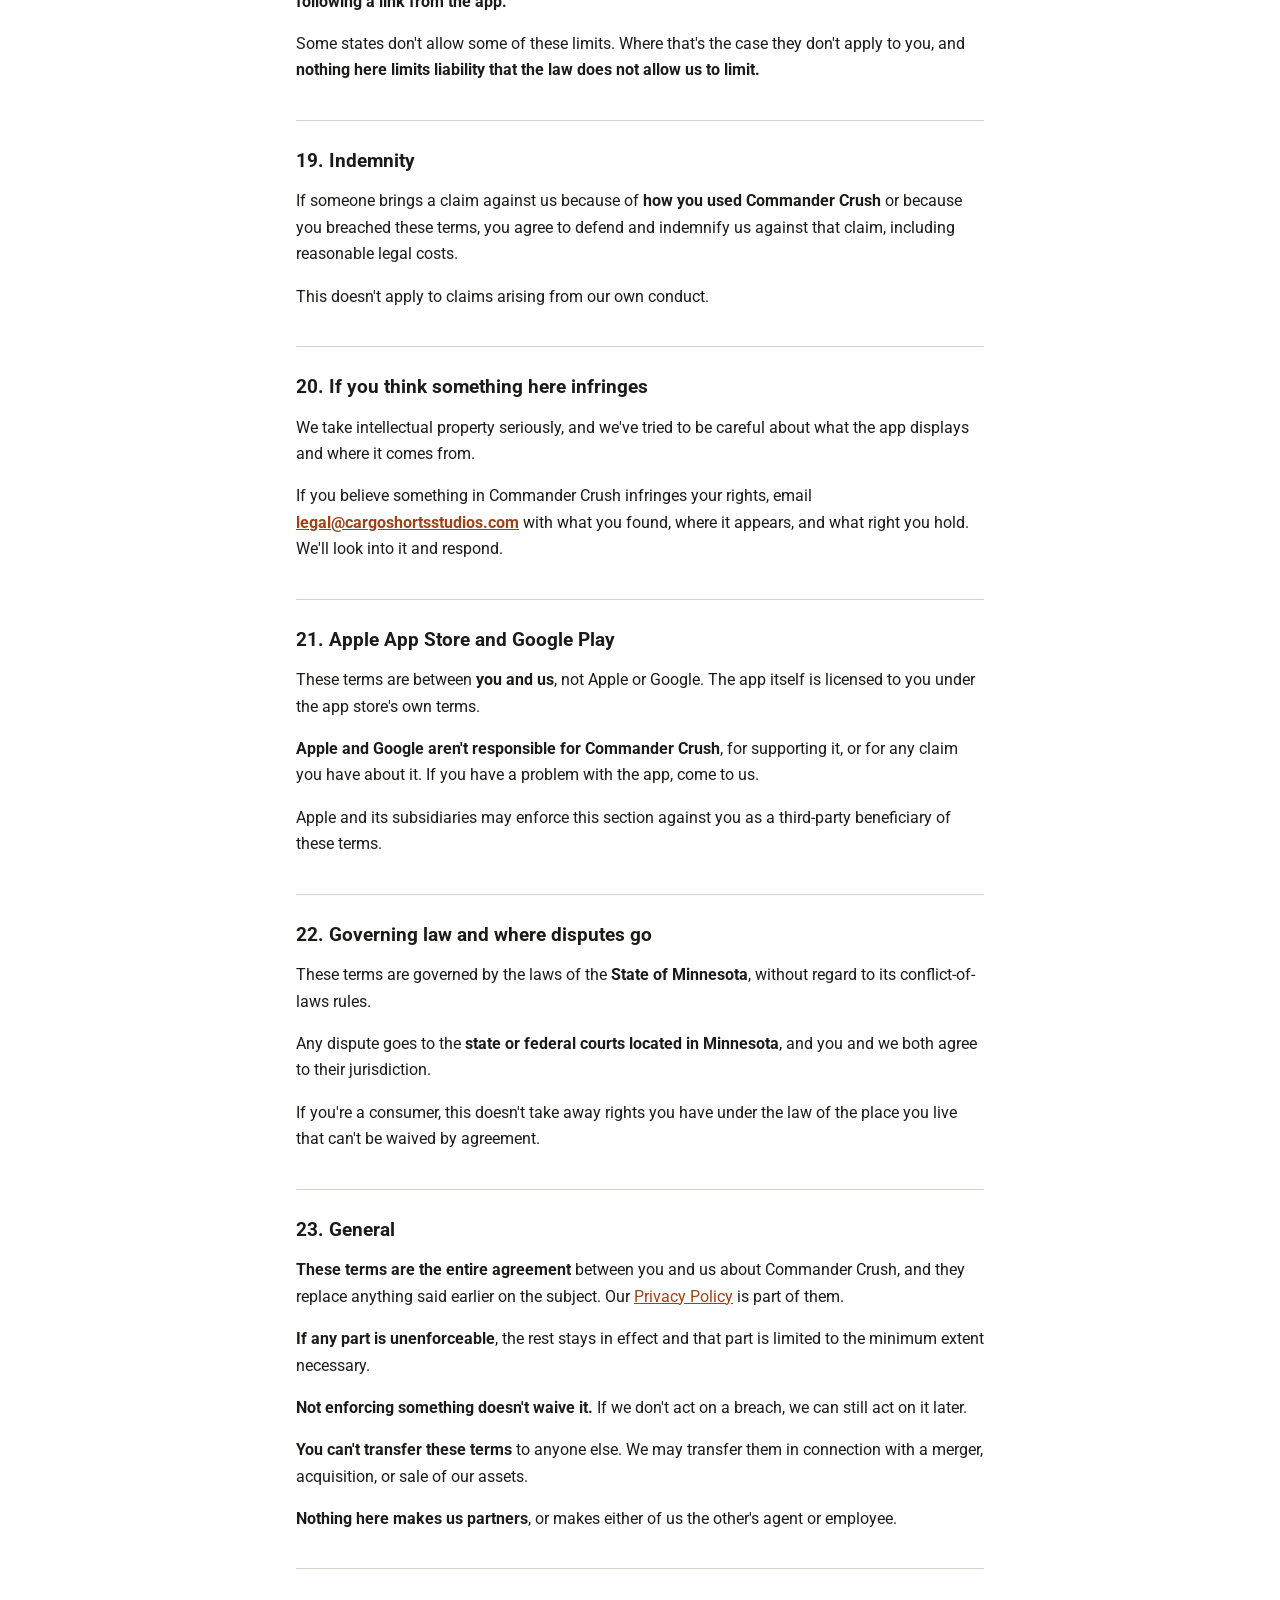
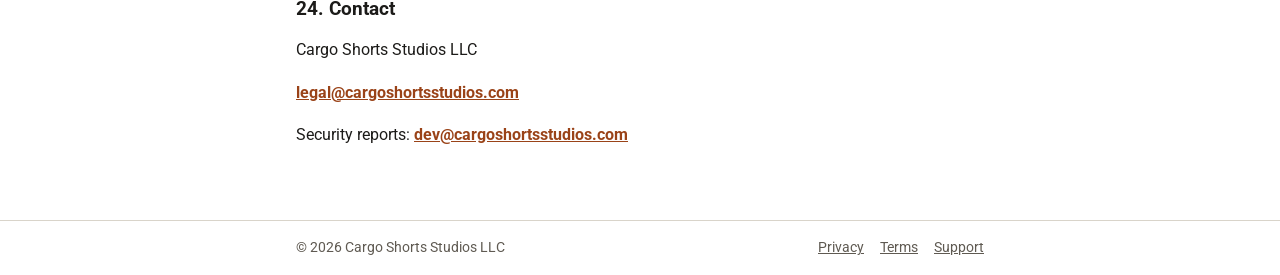
<file: commandercrush/tos/index.html>
<!DOCTYPE html>
<html lang="en">
<head>
  <meta charset="UTF-8" />
  <meta name="viewport" content="width=device-width, initial-scale=1.0" />
  <title>Terms of Service — Commander Crush</title>
  <meta name="description" content="Terms of service for Commander Crush, by Cargo Shorts Studios." />
  <link rel="canonical" href="https://cargoshortsstudios.com/commandercrush/tos/" />
  <meta name="document-version" content="1.0" />
  <link rel="icon" href="/assets/icon.svg" type="image/svg+xml" />
  <link rel="preconnect" href="https://fonts.googleapis.com" />
  <link rel="preconnect" href="https://fonts.gstatic.com" crossorigin />
  <link rel="stylesheet" href="https://fonts.googleapis.com/css2?family=Roboto:ital,wght@0,400;0,500;0,700;1,400&display=swap" />
  <link rel="stylesheet" href="/style.css" />
</head>
<body class="legal">
  <header class="site-header">
    <div class="wrap">
      <a class="site-name" href="/"><img src="/assets/logo.svg" alt="" width="24" height="24" />Cargo Shorts Studios</a>
      <nav class="site-nav" aria-label="Primary">
        <a href="/commandercrush.html" aria-current="page">Commander Crush</a>
        <a href="/support/">Support</a>
      </nav>
    </div>
  </header>
  <main>
    <div class="wrap">
      <p class="breadcrumb"><a href="/commandercrush.html">Commander Crush</a> / Terms of Service</p>
      <h1>Terms of Service</h1>
      <p class="meta">Version 1.0. Last updated September 23, 2026.</p>
    <article>
<p>These terms are an agreement between you and Cargo Shorts Studios LLC, a Minnesota limited liability company ("we," "us," "our"), covering your use of the Commander Crush mobile app.</p>
<h2>The short version</h2>
<ul><li>Commander Crush is <strong>free, and browsing and searching card data will always stay free.</strong></li><li>It's an <strong>unofficial fan project.</strong> We're not affiliated with Wizards of the Coast.</li><li><strong>Card prices, card data, and market data come from third parties and may be wrong or out of date.</strong> Don't rely on the app for purchases or rules decisions.</li><li>Use the app for what it's for. Don't scrape it, break it, or rebuild our data somewhere else.</li><li>We provide the app <strong>as-is</strong>, with no guarantees, and what we could owe you is <strong>capped</strong>.</li><li>This is a <strong>general-audience app</strong>, open to ages <strong>13 and up</strong>.</li></ul>
<p>The sections below are the full terms.</p>
<h2>1. Accepting these terms</h2>
<p>By downloading, opening, or using Commander Crush, you agree to these terms. <strong>If you don't agree, don't use the app.</strong> If you've already installed it, please uninstall it and stop using it.</p>
<h2>2. Who we are</h2>
<p>Commander Crush is made and operated by Cargo Shorts Studios LLC, a Minnesota limited liability company. You can reach us at <strong><a href="mailto:legal@cargoshortsstudios.com">legal@cargoshortsstudios.com</a></strong>.</p>
<h2>3. Age</h2>
<p><strong>You need to be at least 13 to use Commander Crush.</strong> If you're under 18, you may use it only with permission from a parent or guardian, who agrees to these terms along with you.</p>
<p>We don't ask your age, and there are no accounts, so this is something we rely on you to honor rather than something we check. If you're a parent or guardian and believe your child sent us information, see the "Children" section of our <a href="https://cargoshortsstudios.com/commandercrush/privacypolicy">Privacy Policy</a>.</p>
<h2>4. What Commander Crush is, and is not</h2>
<p>Commander Crush helps you discover commanders for the Commander format of Magic: The Gathering by swiping through cards and saving the ones you like.</p>
<p><strong>It's a discovery tool. It isn't an authority on anything.</strong></p>
<p><strong>Prices, card data, and market data, for cards and for other products, are informational.</strong> They come from third-party sources, may be out of date or wrong, and are <strong>not an offer to sell</strong> anything at any price.</p>
<p><strong>We're not an authority on card legality, rules, or tournament policy.</strong> Card text in the app may be incomplete, outdated, or wrong. For anything that matters, such as whether a card is legal in your deck, how a card actually works, or what a tournament allows, <strong>check official sources.</strong></p>
<p>Decisions you make about buying, selling, building, or playing are yours.</p>
<h2>5. Changes to these terms</h2>
<p>We may update these terms. The version and date at the top of this page show when we last did.</p>
<p>For <strong>material changes</strong>, we'll give you notice in the app before they take effect. Continuing to use Commander Crush after a change takes effect means you accept the updated terms. If you don't accept them, stop using the app.</p>
<h2>6. Your privacy</h2>
<p>Our <strong><a href="https://cargoshortsstudios.com/commandercrush/privacypolicy">Privacy Policy</a></strong> explains what we collect, why, and what you can do about it. It's part of your agreement with us.</p>
<p>You can erase your data at any time from <strong>Settings → Delete my data</strong>.</p>
<h2>7. Acceptable use</h2>
<p>Use Commander Crush for what it's for. Don't:</p>
<ul><li>Break the law, or use the app to help someone else break it.</li><li>Interfere with the app, our servers, or anyone else's use of it.</li><li>Try to get around security measures, rate limits, or access controls.</li><li>Run denial-of-service attacks or high-volume automated scanning against our services.</li><li>Use the app to harass anyone or to distribute malware.</li><li>Misrepresent yourself as us, or suggest we endorse you.</li></ul>
<p><strong>Security research is welcome, and this section isn't meant to discourage it.</strong> If you're looking for vulnerabilities in good faith, without breaking the rules above, and you report what you find to <strong><a href="mailto:dev@cargoshortsstudios.com">dev@cargoshortsstudios.com</a></strong> instead of disclosing it publicly or exploiting it, that's not a breach of these terms.</p>
<h2>8. The app and our data</h2>
<p>The app itself belongs to us: its design, its interface, its code, and the <strong>analysis we produce</strong>, including our commander recommendation and similarity data. These terms give you permission to use Commander Crush on your own devices, for your own use. They don't give you rights to anything else.</p>
<p>Specifically, don't:</p>
<ul><li>Copy, scrape, or systematically harvest data from the app or the services it connects to.</li><li>Use the app or its data to build a competing or substantially similar product or database.</li><li>Reverse engineer the app, except where the law says you may regardless of what a contract says.</li><li>Access our data endpoints outside normal use of the app.</li><li>Try to identify any individual from the aggregate statistics the app shows or we publish.</li></ul>
<p><strong>This section covers our app and our own analysis, not the underlying card information.</strong> See the next two sections for what belongs to somebody else.</p>
<h2>9. Card data, images, and where they come from</h2>
<p>Card information and card images in Commander Crush come from <strong><a href="https://scryfall.com">Scryfall</a></strong> and other third-party sources, under their own terms. We don't own that data, and we don't claim to.</p>
<p>Card names, card text, and card images are the <strong>intellectual property of Wizards of the Coast</strong>. Prices and market data originate with the marketplaces that publish them.</p>
<p>If a third-party source changes its terms, goes away, or stops working, parts of the app may change or stop working too.</p>
<h2>10. Fan content and Wizards of the Coast</h2>
<p><strong>Commander Crush is unofficial Fan Content permitted under the Fan Content Policy. Not approved/endorsed by Wizards. Portions of the materials used are property of Wizards of the Coast. ©Wizards of the Coast LLC.</strong></p>
<p>We're not affiliated with, sponsored by, or endorsed by Wizards of the Coast, Hasbro, Scryfall, or any card marketplace.</p>
<h2>11. Ads</h2>
<p>Commander Crush is supported by ads. <strong>The ads we request are not personalized</strong>, and we don't build an advertising profile about you. Our <a href="https://cargoshortsstudios.com/commandercrush/privacypolicy">Privacy Policy</a> has the detail.</p>
<p>We don't control the content of individual ads and we don't endorse what's advertised. If an ad seems inappropriate, tell us at <strong><a href="mailto:legal@cargoshortsstudios.com">legal@cargoshortsstudios.com</a></strong>.</p>
<h2>12. Affiliate links and stores we link to</h2>
<p>The app links out to card databases and online stores. <strong>Store links carry a referral identifier</strong> that credits us or the card database we source the link from, and whoever it credits may earn a commission if you buy something after following one, at no extra cost to you.</p>
<p>When you follow a link you leave the app, and that site's terms and privacy policy apply, not ours. <strong>We aren't responsible for those sites, what they sell, what they charge, or what happens to an order.</strong> Any purchase is between you and that seller.</p>
<h2>13. Paid features, if we offer them</h2>
<p>Commander Crush is free and ad-supported today. We may offer additional paid tiers with additional features later.</p>
<p><strong>Browsing and searching card names, card text, prices, and images will always stay free.</strong> We won't put that behind a paywall. Additional tools we build on top of it, such as advanced filtering, deck-building, or extra stats, may be part of a paid tier.</p>
<p>If we do offer paid features, purchases are typically made through the Apple App Store or Google Play, under their payment terms and refund policies. <strong>Refunds are handled by the store, not by us.</strong> We'd describe pricing and what you get at the point of purchase.</p>
<h2>14. Things you send us</h2>
<p>You can send us feedback, bug reports, and suggestions through the in-app feedback form, the shake-to-report gesture, or email. We may also add other ways to submit content.</p>
<p><strong>You keep ownership of what you send us.</strong> By sending it, you give us a worldwide, perpetual, irrevocable, royalty-free license to use, copy, modify, and act on it for any purpose connected to Commander Crush or any successor or related product of ours, including building what you suggested, <strong>with no compensation and no obligation to credit you.</strong></p>
<p>Please don't send us confidential information or anything you don't have the right to share. <strong>If you send us an idea and we ship something like it, you agree we owe you nothing for it.</strong> We may already be working on it, or may hear it from many people.</p>
<h2>15. Availability, changes, and shutting down</h2>
<p>We may change, suspend, or discontinue Commander Crush, or any part of it, at any time, including where it's offered. We may add features, remove features, or stop offering the app entirely.</p>
<p><strong>We don't promise the app will always be available, or that it will work without interruption or errors.</strong> It depends on services we don't control, including the app stores, our hosting providers, and third-party data sources.</p>
<p><strong>Your data primarily lives on your device.</strong> If you delete the app, clear its cache, or an app update resets local storage, that data can be lost. We aren't responsible for data you lose this way, and Commander Crush isn't a backup or storage service. Don't rely on it as the only place something is saved.</p>
<h2>16. Termination</h2>
<p>You can stop using Commander Crush at any time by deleting it. To erase what's stored, use <strong>Settings → Delete my data</strong> first.</p>
<p>We may suspend or end your access if you breach these terms, or if we reasonably believe you're abusing the app or its services. Since there are no accounts, in practice this means blocking access to our services.</p>
<p>Sections that should outlive the agreement do: <strong>8, 9, 14, 17, 18, 19, 21, 22, and 23 survive termination.</strong></p>
<h2>17. Disclaimers</h2>
<p><strong>Commander Crush is provided "as is" and "as available," without warranties of any kind.</strong></p>
<p>To the fullest extent the law allows, we disclaim all warranties, express or implied, including implied warranties of merchantability, fitness for a particular purpose, and non-infringement.</p>
<p><strong>We don't warrant that:</strong></p>
<ul><li>The app will be uninterrupted, timely, secure, or error-free.</li><li>Card data, prices, or market data will be accurate, complete, or current.</li><li>The app is a reliable guide to card legality, rules, or tournament policy.</li><li>Defects will be corrected.</li></ul>
<p>We take reasonable measures to protect the app and the data connected to it, but no security system is perfect, and we can't guarantee against unauthorized access, loss, or misuse.</p>
<p>Some states don't allow certain warranty disclaimers. Where that's the case, they don't apply to you.</p>
<h2>18. Limitation of liability</h2>
<p><strong>Our total liability to you is limited to the greater of $100 or the amount you paid us in the twelve months before the claim arose.</strong></p>
<p>That limit covers all claims relating to Commander Crush taken together, not $100 per claim, and it applies however the claim is framed, whether as breach of contract, negligence, or anything else. It applies even if we knew the problem was possible.</p>
<p><strong>We are not liable for indirect, incidental, special, consequential, or punitive damages.</strong> That includes lost profits, lost data, and <strong>money you spend on cards or anything else you buy after following a link from the app.</strong></p>
<p>Some states don't allow some of these limits. Where that's the case they don't apply to you, and <strong>nothing here limits liability that the law does not allow us to limit.</strong></p>
<h2>19. Indemnity</h2>
<p>If someone brings a claim against us because of <strong>how you used Commander Crush</strong> or because you breached these terms, you agree to defend and indemnify us against that claim, including reasonable legal costs.</p>
<p>This doesn't apply to claims arising from our own conduct.</p>
<h2>20. If you think something here infringes</h2>
<p>We take intellectual property seriously, and we've tried to be careful about what the app displays and where it comes from.</p>
<p>If you believe something in Commander Crush infringes your rights, email <strong><a href="mailto:legal@cargoshortsstudios.com">legal@cargoshortsstudios.com</a></strong> with what you found, where it appears, and what right you hold. We'll look into it and respond.</p>
<h2>21. Apple App Store and Google Play</h2>
<p>These terms are between <strong>you and us</strong>, not Apple or Google. The app itself is licensed to you under the app store's own terms.</p>
<p><strong>Apple and Google aren't responsible for Commander Crush</strong>, for supporting it, or for any claim you have about it. If you have a problem with the app, come to us.</p>
<p>Apple and its subsidiaries may enforce this section against you as a third-party beneficiary of these terms.</p>
<h2>22. Governing law and where disputes go</h2>
<p>These terms are governed by the laws of the <strong>State of Minnesota</strong>, without regard to its conflict-of-laws rules.</p>
<p>Any dispute goes to the <strong>state or federal courts located in Minnesota</strong>, and you and we both agree to their jurisdiction.</p>
<p>If you're a consumer, this doesn't take away rights you have under the law of the place you live that can't be waived by agreement.</p>
<h2>23. General</h2>
<p><strong>These terms are the entire agreement</strong> between you and us about Commander Crush, and they replace anything said earlier on the subject. Our <a href="https://cargoshortsstudios.com/commandercrush/privacypolicy">Privacy Policy</a> is part of them.</p>
<p><strong>If any part is unenforceable</strong>, the rest stays in effect and that part is limited to the minimum extent necessary.</p>
<p><strong>Not enforcing something doesn't waive it.</strong> If we don't act on a breach, we can still act on it later.</p>
<p><strong>You can't transfer these terms</strong> to anyone else. We may transfer them in connection with a merger, acquisition, or sale of our assets.</p>
<p><strong>Nothing here makes us partners</strong>, or makes either of us the other's agent or employee.</p>
<h2>24. Contact</h2>
<p>Cargo Shorts Studios LLC</p>
<p><strong><a href="mailto:legal@cargoshortsstudios.com">legal@cargoshortsstudios.com</a></strong></p>
<p>Security reports: <strong><a href="mailto:dev@cargoshortsstudios.com">dev@cargoshortsstudios.com</a></strong></p>
    </article>
    </div>
  </main>
  <footer>
    <div class="wrap">
      <p>&copy; <span id="year"></span> Cargo Shorts Studios LLC</p>
      <nav aria-label="Footer">
        <a href="/commandercrush/privacypolicy/">Privacy</a>
        <a href="/commandercrush/tos/">Terms</a>
        <a href="/support/">Support</a>
      </nav>
    </div>
  </footer>
  <script>
    document.getElementById('year').textContent = new Date().getFullYear();
  </script>
</body>
</html>
</file>
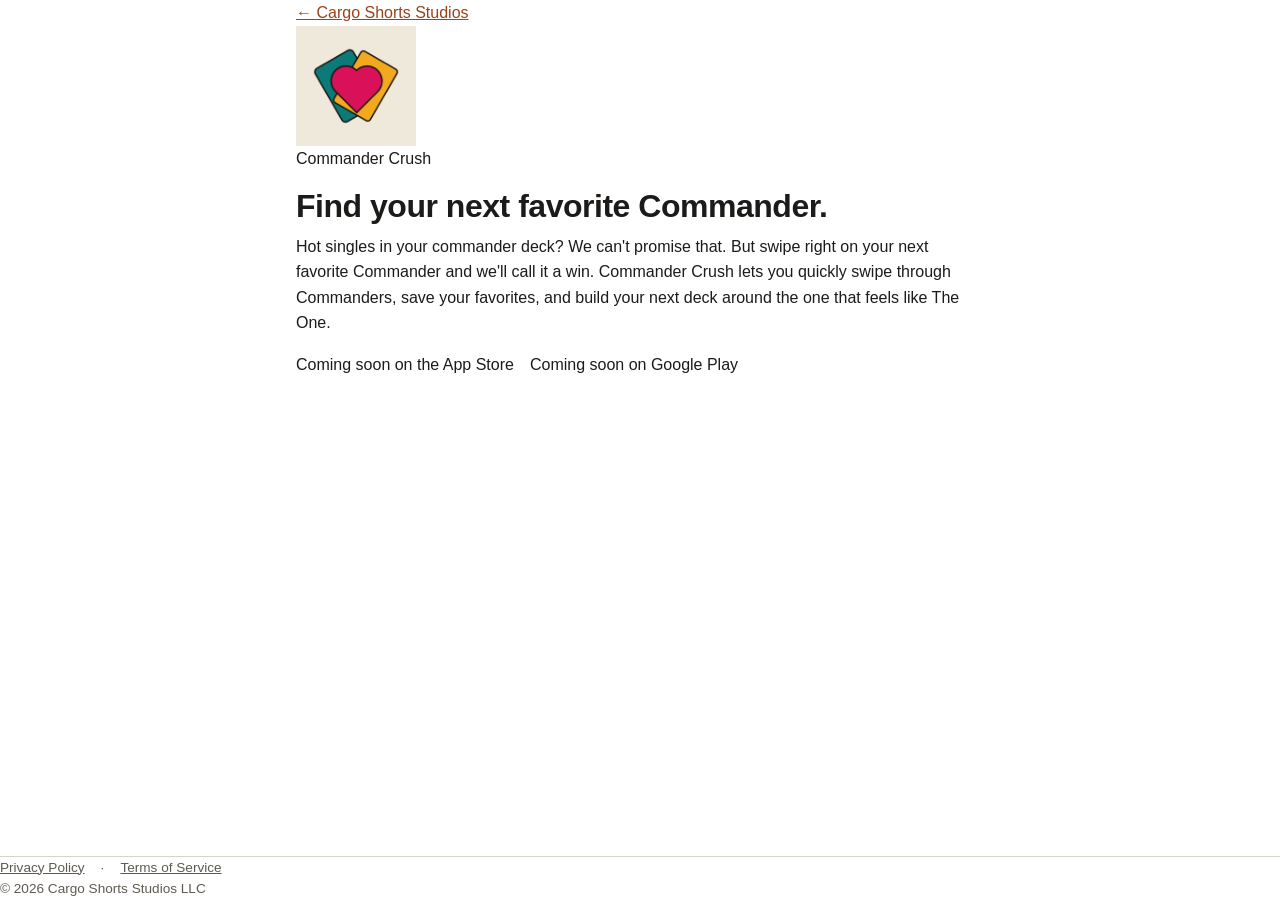
<file: commander-crush.html>
<!DOCTYPE html>
<html lang="en">
<head>
  <meta charset="UTF-8" />
  <meta name="viewport" content="width=device-width, initial-scale=1.0" />
  <title>Commander Crush — Cargo Shorts Studios</title>
  <meta name="description" content="Commander Crush — swipe your way to your next favorite Commander. Coming soon from Cargo Shorts Studios." />
  <link rel="icon" href="assets/commander-crush-icon.png" type="image/png" />
  <link rel="stylesheet" href="style.css" />
</head>
<body>
  <main class="wrap">
    <a class="back-link" href="index.html">&larr; Cargo Shorts Studios</a>
    <img class="logo logo--rounded" src="assets/commander-crush-icon.png" alt="Commander Crush logo" width="120" height="120" />
    <p class="eyebrow">Commander Crush</p>
    <h1>Find your next favorite Commander.</h1>
    <p class="sub">Hot singles in your commander deck? We can't promise that. But swipe right on your next favorite Commander and we'll call it a win. Commander Crush lets you quickly swipe through Commanders, save your favorites, and build your next deck around the one that feels like The One.</p>

    <div class="store-badges" aria-label="App availability">
      <span class="badge badge--disabled" aria-disabled="true">
        <span class="badge__eyebrow">Coming soon on the</span>
        <span class="badge__name">App Store</span>
      </span>
      <span class="badge badge--disabled" aria-disabled="true">
        <span class="badge__eyebrow">Coming soon on</span>
        <span class="badge__name">Google Play</span>
      </span>
    </div>
  </main>
  <footer>
    <nav class="footer-nav" aria-label="Footer">
      <a href="/commandercrush/privacypolicy/">Privacy Policy</a>
      <span aria-hidden="true">·</span>
      <a href="/commandercrush/tos/">Terms of Service</a>
    </nav>
    <p>&copy; <span id="year"></span> Cargo Shorts Studios LLC</p>
  </footer>
  <script>
    document.getElementById('year').textContent = new Date().getFullYear();
  </script>
</body>
</html>
</file>
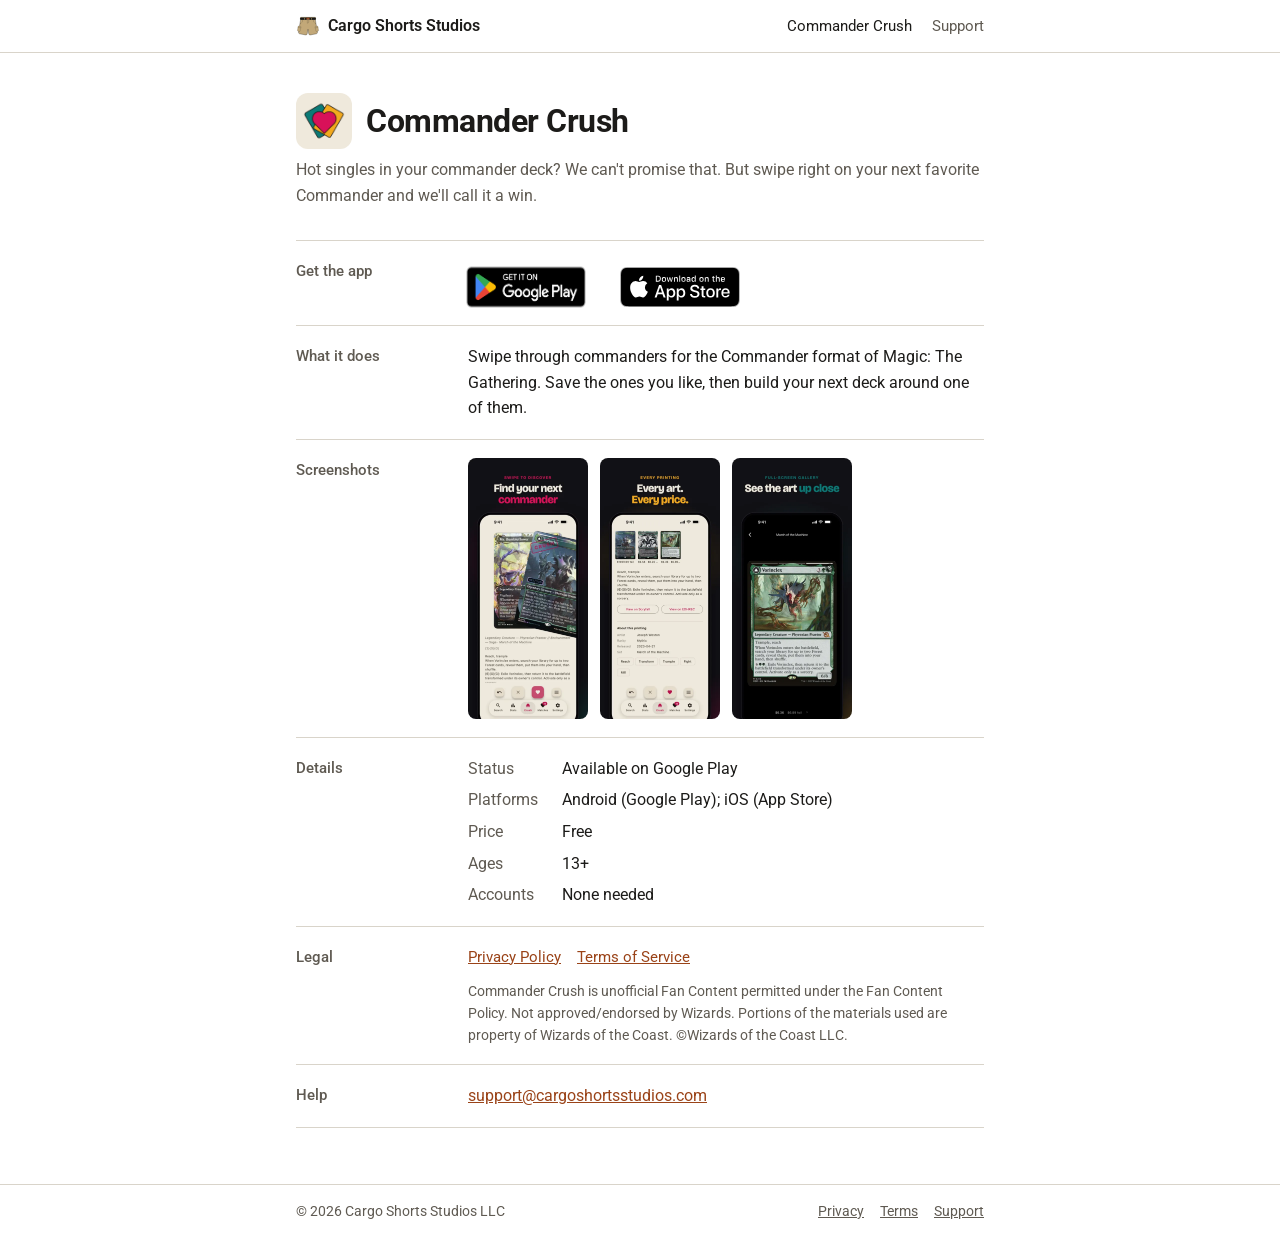
<file: commandercrush.html>
<!DOCTYPE html>
<html lang="en">
<head>
  <meta charset="UTF-8" />
  <meta name="viewport" content="width=device-width, initial-scale=1.0" />
  <title>Commander Crush — Cargo Shorts Studios</title>
  <meta name="description" content="Commander Crush: swipe through Magic: The Gathering commanders and save your favorites. Now on Google Play and the App Store." />
  <link rel="canonical" href="https://cargoshortsstudios.com/commandercrush.html" />
  <link rel="icon" href="/assets/commander-crush-icon.png" type="image/png" />
  <link rel="preconnect" href="https://fonts.googleapis.com" />
  <link rel="preconnect" href="https://fonts.gstatic.com" crossorigin />
  <link rel="stylesheet" href="https://fonts.googleapis.com/css2?family=Roboto:ital,wght@0,400;0,500;0,700;1,400&display=swap" />
  <link rel="stylesheet" href="/style.css?v=3" />
</head>
<body>
  <header class="site-header">
    <div class="wrap">
      <a class="site-name" href="/"><img src="/assets/logo.svg" alt="" width="24" height="24" />Cargo Shorts Studios</a>
      <nav class="site-nav" aria-label="Primary">
        <a href="/commandercrush.html" aria-current="page">Commander Crush</a>
        <a href="/support/">Support</a>
      </nav>
    </div>
  </header>
  <main>
    <div class="wrap">
      <div class="title-row">
        <img src="/assets/commander-crush-icon.png" alt="" width="56" height="56" />
        <h1>Commander Crush</h1>
      </div>
      <p class="lede">Hot singles in your commander deck? We can't promise that. But swipe right on your next favorite Commander and we'll call it a win.</p>

      <section class="sheet" aria-label="About Commander Crush">
        <h2>Get the app</h2>
        <div>
          <div class="store-badges">
            <a href="https://play.google.com/store/apps/details?id=com.cargoshortsstudios.commandercrush"><img class="badge-play" src="/assets/google-play-badge.png" alt="Get it on Google Play" width="156" height="60" /></a>
            <a href="https://apps.apple.com/us/app/commander-crush/id6812471605"><img class="badge-appstore" src="/assets/app-store-badge.svg" alt="Download on the App Store" width="120" height="40" /></a>
          </div>
        </div>

        <h2>What it does</h2>
        <div>
          <p>Swipe through commanders for the Commander format of Magic: The Gathering. Save the ones you like, then build your next deck around one of them.</p>
        </div>

        <h2>Screenshots</h2>
        <div>
          <div class="shots">
            <a href="/assets/commander-crush/01-deck.webp"><img src="/assets/commander-crush/01-deck.webp" alt="Swipe deck: find your next commander" width="120" height="261" loading="lazy" /></a>
            <a href="/assets/commander-crush/02-detail.webp"><img src="/assets/commander-crush/02-detail.webp" alt="Card detail: every printing of a commander with prices" width="120" height="261" loading="lazy" /></a>
            <a href="/assets/commander-crush/03-alt-art.webp"><img src="/assets/commander-crush/03-alt-art.webp" alt="Full-screen gallery: card art up close" width="120" height="261" loading="lazy" /></a>
          </div>
        </div>

        <h2>Details</h2>
        <div>
          <dl class="facts">
            <dt>Status</dt><dd>Available on Google Play</dd>
            <dt>Platforms</dt><dd>Android (Google Play); iOS (App Store)</dd>
            <dt>Price</dt><dd>Free</dd>
            <dt>Ages</dt><dd>13+</dd>
            <dt>Accounts</dt><dd>None needed</dd>
          </dl>
        </div>

        <h2>Legal</h2>
        <div>
          <div class="links">
            <a href="/commandercrush/privacypolicy/">Privacy Policy</a>
            <a href="/commandercrush/tos/">Terms of Service</a>
          </div>
          <p class="fine-print">Commander Crush is unofficial Fan Content permitted under the Fan Content Policy. Not approved/endorsed by Wizards. Portions of the materials used are property of Wizards of the Coast. &copy;Wizards of the Coast LLC.</p>
        </div>

        <h2>Help</h2>
        <div>
          <p><a href="mailto:support@cargoshortsstudios.com">support@cargoshortsstudios.com</a></p>
        </div>
      </section>
    </div>
  </main>
  <footer>
    <div class="wrap">
      <p>&copy; <span id="year"></span> Cargo Shorts Studios LLC</p>
      <nav aria-label="Footer">
        <a href="/commandercrush/privacypolicy/">Privacy</a>
        <a href="/commandercrush/tos/">Terms</a>
        <a href="/support/">Support</a>
      </nav>
    </div>
  </footer>
  <script>
    document.getElementById('year').textContent = new Date().getFullYear();
  </script>
</body>
</html>
</file>
<file: style.css>
:root {
  color-scheme: light dark;
  --bg: #ffffff;
  --fg: #1c1b19;
  --muted: #5f5a52;
  --rule: #d9d4ca;
  --link: #9a4318;
  --code-bg: #f3f1ec;
}

@media (prefers-color-scheme: dark) {
  :root {
    --bg: #1c1b19;
    --fg: #ece8df;
    --muted: #a39b8c;
    --rule: #3a3833;
    --link: #e08a5c;
    --code-bg: #262521;
  }
}

* {
  box-sizing: border-box;
}

html, body {
  margin: 0;
}

body {
  background: var(--bg);
  color: var(--fg);
  font: 16px/1.6 "Roboto", -apple-system, BlinkMacSystemFont, "Segoe UI", sans-serif;
  min-height: 100vh;
  display: flex;
  flex-direction: column;
}

a {
  color: var(--link);
}

img {
  display: block;
  max-width: 100%;
}

.wrap {
  width: 100%;
  max-width: 720px;
  margin: 0 auto;
  padding: 0 16px;
}

/* Site header */

.site-header {
  border-bottom: 1px solid var(--rule);
}

.site-header .wrap {
  display: flex;
  align-items: center;
  justify-content: space-between;
  flex-wrap: wrap;
  gap: 6px 16px;
  min-height: 52px;
  padding-top: 10px;
  padding-bottom: 10px;
}

.site-name {
  display: flex;
  align-items: center;
  gap: 8px;
  color: var(--fg);
  font-weight: 600;
  text-decoration: none;
  white-space: nowrap;
}

.site-name img {
  width: 24px;
  height: 24px;
}

.site-nav {
  display: flex;
  gap: 20px;
  font-size: 0.95rem;
}

.site-nav a {
  white-space: nowrap;
  color: var(--muted);
  text-decoration: none;
}

.site-nav a:hover,
.site-nav a[aria-current="page"] {
  color: var(--fg);
}

/* Content */

main {
  flex: 1;
  padding: 40px 0 56px;
}

h1 {
  font-size: 2rem;
  font-weight: 700;
  letter-spacing: -0.015em;
  line-height: 1.2;
  margin: 0 0 8px;
}

h2 {
  font-size: 1.15rem;
  margin: 40px 0 12px;
}

p {
  margin: 0 0 16px;
}

.lede {
  color: var(--muted);
  margin-bottom: 32px;
}

.meta {
  color: var(--muted);
  font-size: 0.9rem;
  margin: 0 0 32px;
}

.fine-print {
  color: var(--muted);
  font-size: 0.85rem;
  margin-top: 12px;
}

.breadcrumb {
  font-size: 0.9rem;
  color: var(--muted);
  margin: 0 0 16px;
}

.title-row {
  display: flex;
  align-items: center;
  gap: 14px;
  margin-bottom: 8px;
}

.title-row img {
  width: 56px;
  height: 56px;
  border-radius: 12px;
}

.title-row h1 {
  margin: 0;
}

/* Sheet: narrow label column beside wide content */

.sheet {
  display: grid;
  grid-template-columns: 172px 1fr;
  border-top: 1px solid var(--rule);
}

.sheet > h2 {
  font-size: 0.95rem;
  font-weight: 500;
  color: var(--muted);
  margin: 0;
  padding: 18px 32px 18px 0;
}

.sheet > div {
  padding: 18px 0;
  min-width: 0;
}

.sheet > h2,
.sheet > div {
  border-bottom: 1px solid var(--rule);
}

.sheet > div > :last-child {
  margin-bottom: 0;
}

.app-row {
  display: flex;
  gap: 16px;
  align-items: flex-start;
}

.app-row img {
  width: 64px;
  height: 64px;
  border-radius: 14px;
  flex-shrink: 0;
}

.app-row h3 {
  font-size: 1.15rem;
  font-weight: 500;
  margin: 0 0 4px;
}

.app-row p {
  margin: 0 0 8px;
}

.links {
  display: flex;
  flex-wrap: wrap;
  gap: 4px 16px;
  font-size: 0.95rem;
}

.shots {
  display: flex;
  flex-wrap: wrap;
  gap: 12px;
}

.shots img {
  width: 120px;
  height: auto;
  border-radius: 8px;
}

/* Tables and definition lists */

table {
  width: 100%;
  border-collapse: collapse;
  font-size: 0.95rem;
  margin: 0 0 24px;
}

th,
td {
  text-align: left;
  vertical-align: top;
  padding: 8px 12px 8px 0;
  border-bottom: 1px solid var(--rule);
}

th {
  color: var(--muted);
  font-weight: 500;
  font-size: 0.85rem;
}

.facts {
  display: grid;
  grid-template-columns: max-content 1fr;
  gap: 6px 24px;
  margin: 0;
}

.facts dt {
  color: var(--muted);
}

.facts dd {
  margin: 0;
}

/* Footer */

footer {
  border-top: 1px solid var(--rule);
  color: var(--muted);
  font-size: 0.85rem;
}

footer .wrap {
  display: flex;
  flex-wrap: wrap;
  justify-content: space-between;
  gap: 8px 24px;
  padding-top: 16px;
  padding-bottom: 16px;
}

footer p {
  margin: 0;
}

footer nav {
  display: flex;
  flex-wrap: wrap;
  gap: 16px;
}

footer a {
  color: var(--muted);
}

/* Legal documents (body copied from commander_crush/docs) */

.legal article {
  line-height: 1.65;
}

.legal article h2 {
  font-size: 1.2rem;
  margin: 36px 0 12px;
  padding-top: 24px;
  border-top: 1px solid var(--rule);
}

.legal article h3 {
  font-size: 1.02rem;
  margin: 24px 0 8px;
}

.legal article ul {
  margin: 0 0 16px;
  padding-left: 1.25em;
}

.legal article li {
  margin-bottom: 6px;
}

.legal article th,
.legal article td {
  border: 1px solid var(--rule);
  padding: 8px 10px;
}

.legal article th {
  background: var(--code-bg);
  color: var(--fg);
}

@media (max-width: 600px) {
  .sheet {
    grid-template-columns: 1fr;
  }

  .sheet > h2 {
    border-bottom: none;
    padding-bottom: 0;
  }
}

@media (max-width: 480px) {
  .site-nav {
    gap: 14px;
  }

  .legal article table {
    display: block;
    overflow-x: auto;
  }
}

.store-badges {
  display: flex;
  flex-wrap: wrap;
  align-items: center;
  gap: 8px 16px;
  margin: 8px 0;
}

/* Google's PNG carries built-in clear space; trim it so both badges look the same height. */
.store-badges .badge-play {
  width: 156px;
  height: 60px;
  border-radius: 0;
  display: block;
  margin: -10px -10px -10px -10px;
}

.store-badges .badge-appstore {
  width: 120px;
  height: 40px;
  border-radius: 0;
  display: block;
}
</file>
